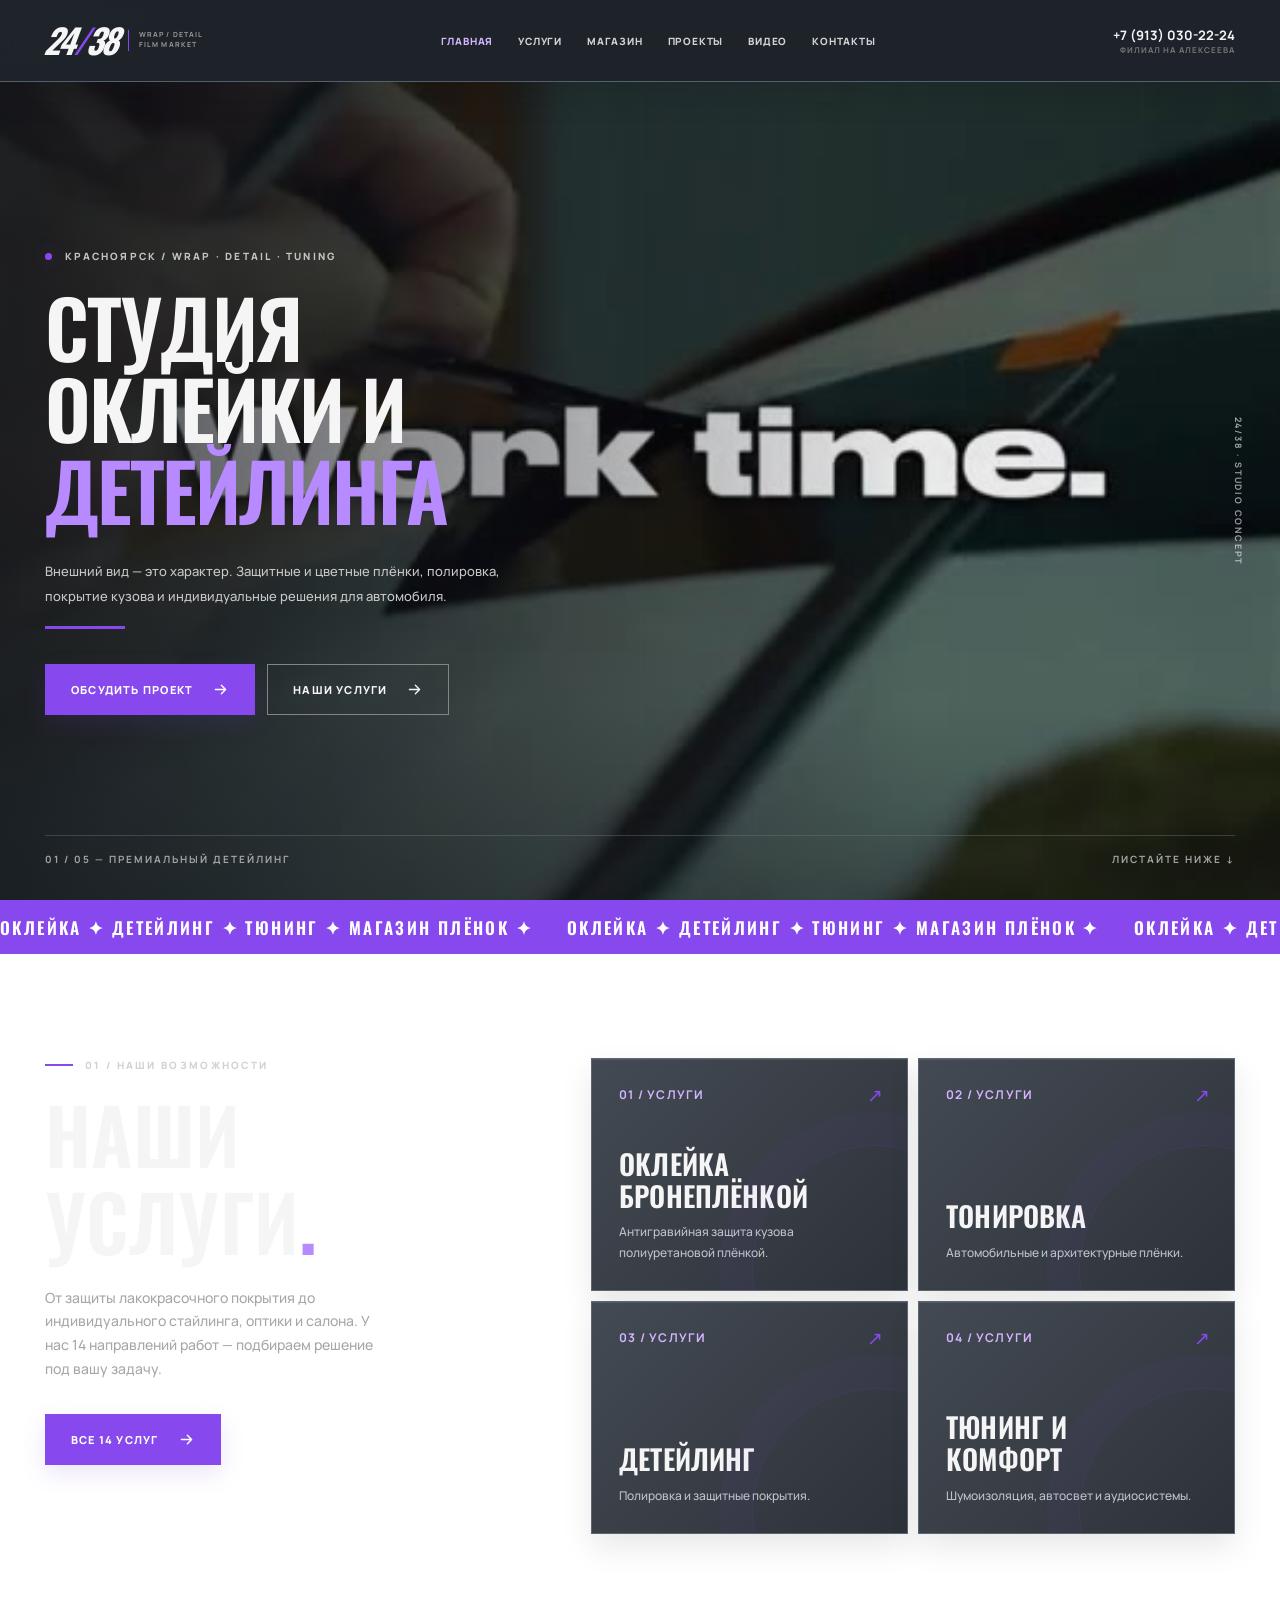
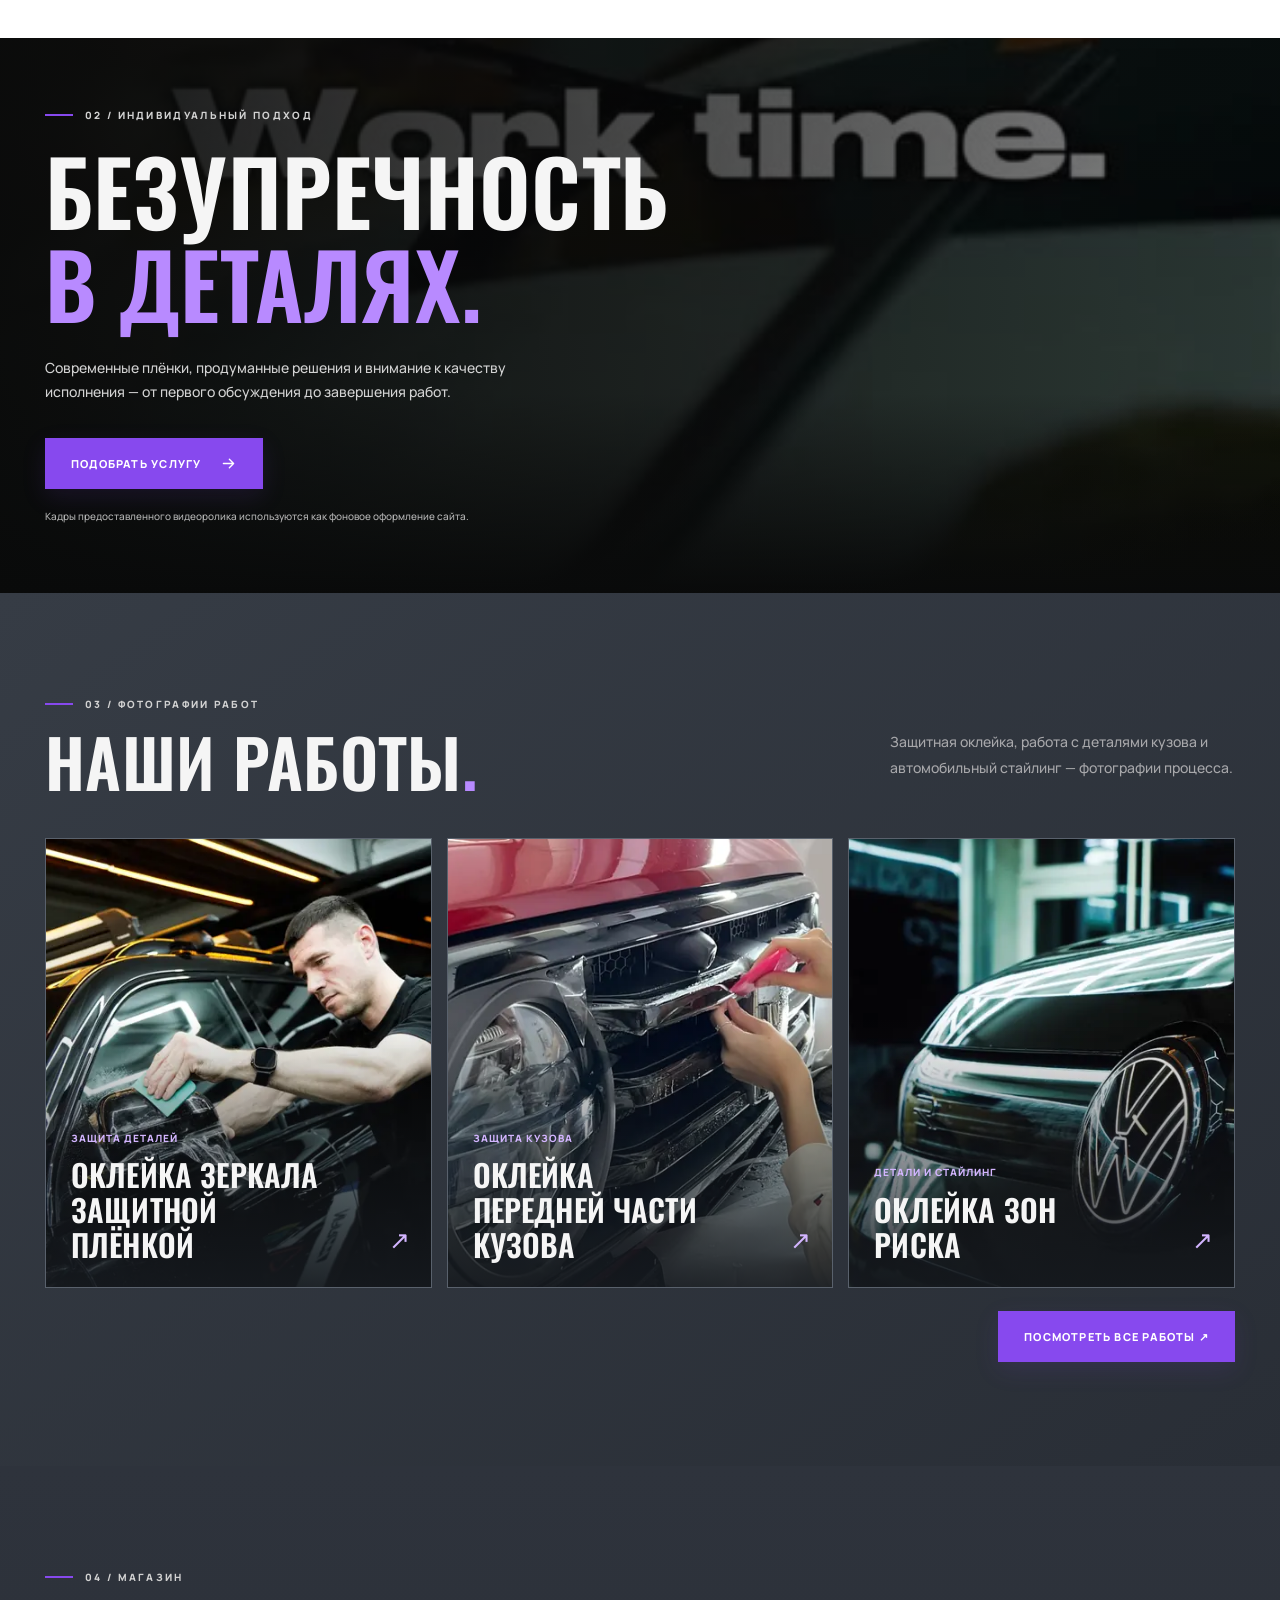
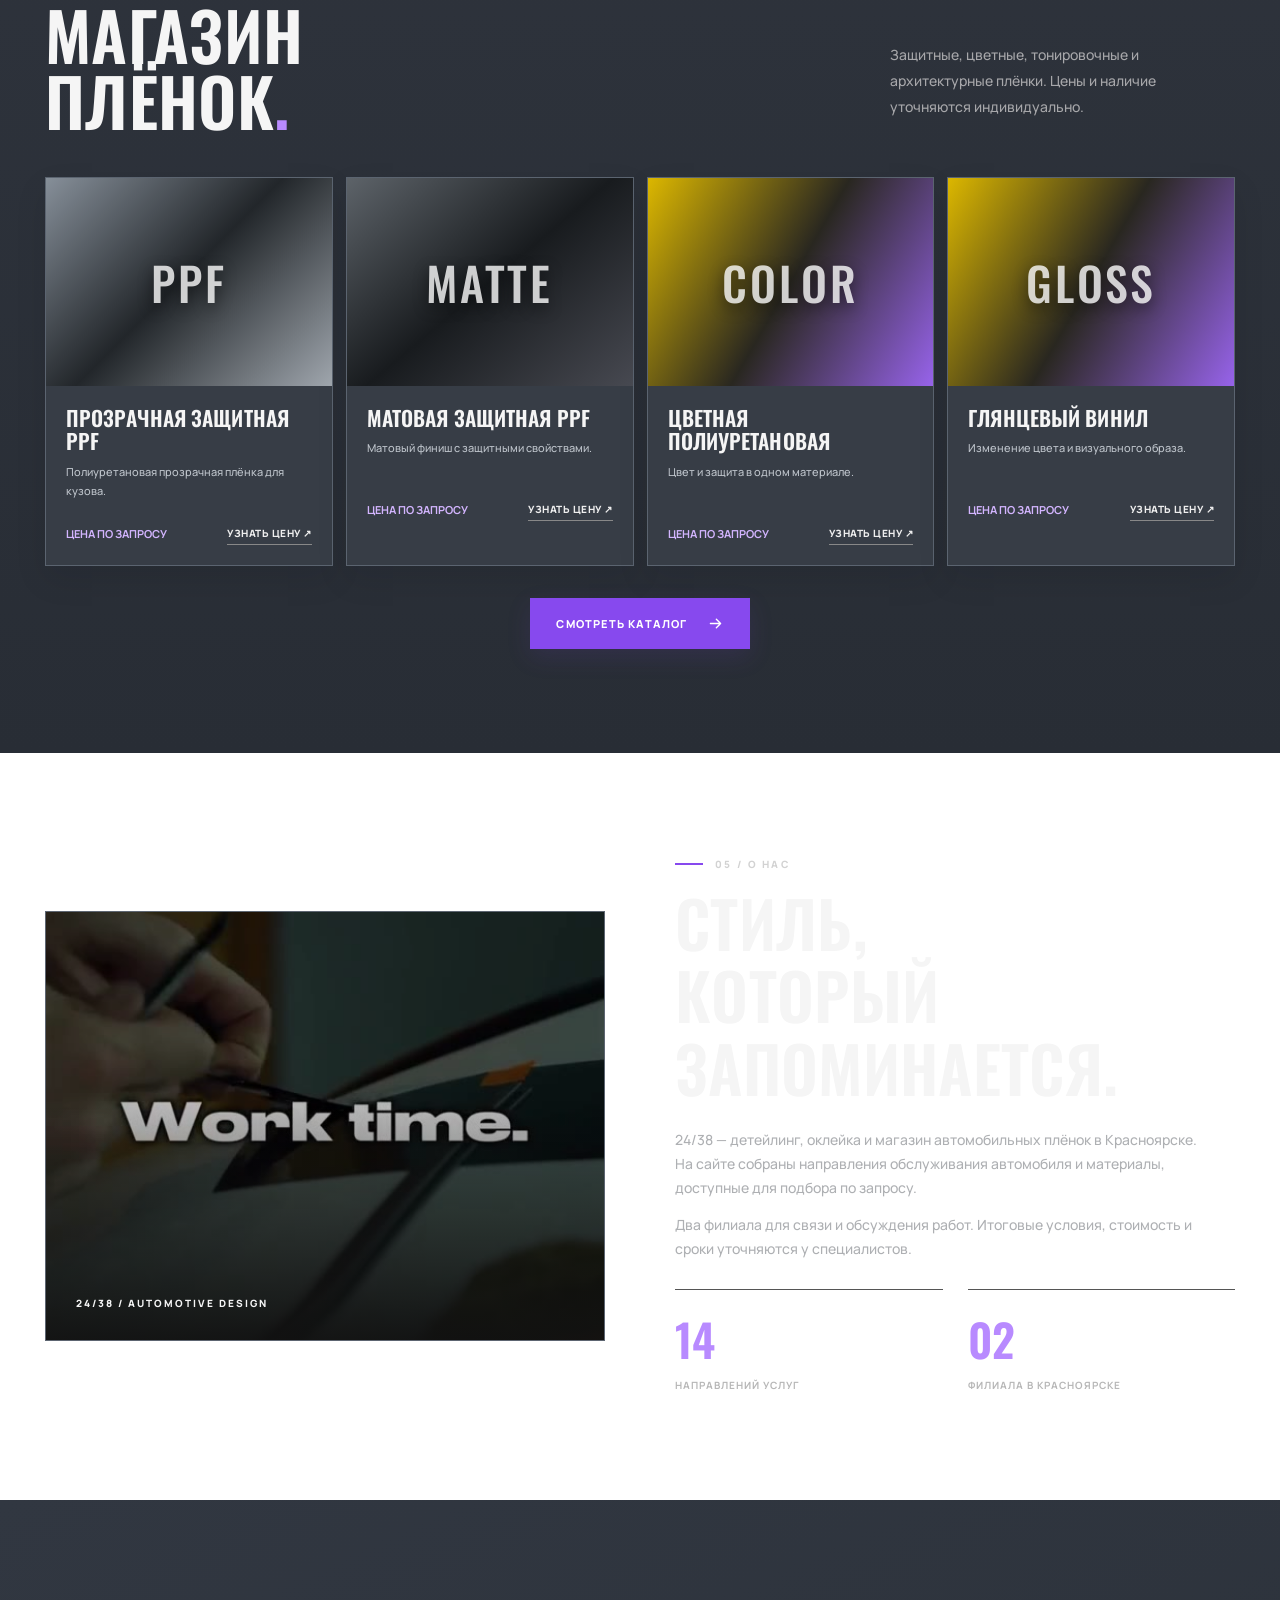
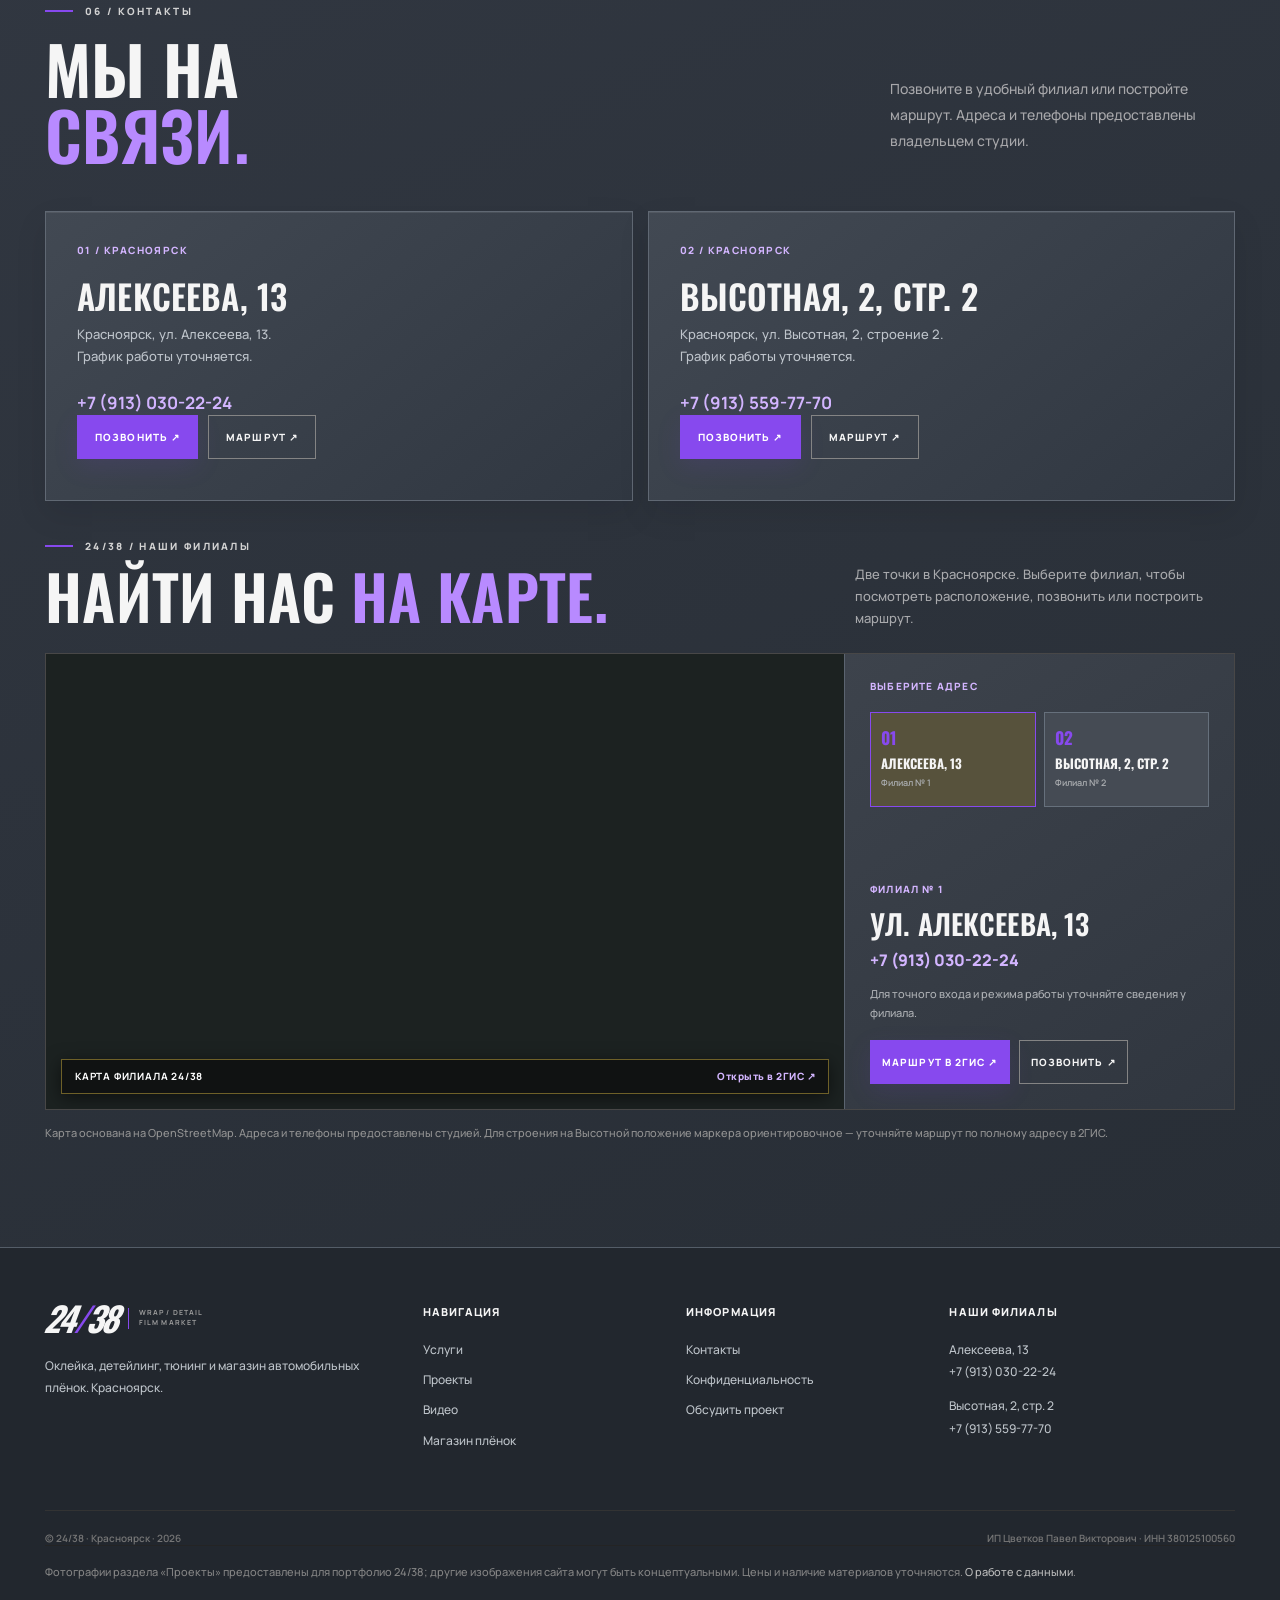
<file: index.html>
<!doctype html><html lang="ru"><head><meta charset="UTF-8"><meta name="viewport" content="width=device-width, initial-scale=1, viewport-fit=cover"><meta name="theme-color" content="#252a32"><meta name="robots" content="noindex,nofollow"><meta name="description" content="24/38 — студия оклейки и детейлинга, Красноярск. Защитные плёнки, тонировка, полировка, магазин плёнок и два филиала."><title>Студия оклейки и детейлинга | 24/38 · Красноярск</title><link rel="icon" href="assets/favicon.svg" type="image/svg+xml"><link rel="stylesheet" href="assets/site.css?v=violet6"><link rel="preload" as="image" href="assets/studio-worktime-poster.jpg"></head><body><header class="header"><div class="wrap header-inner"><a class="logo" href="index.html" aria-label="24/38 — главная"><span class="logo-mark">24<b>/</b>38</span><span class="logo-label">WRAP / DETAIL<br>FILM MARKET</span></a><nav class="nav" id="primary-nav" aria-label="Навигация сайта"><a href="index.html" class="active">Главная</a><a href="services.html" class="">Услуги</a><a href="shop.html" class="">Магазин</a><a href="projects.html" class="">Проекты</a><a href="video.html" class="">Видео</a><a href="contacts.html" class="">Контакты</a></nav><div class="head-contact"><a class="head-number" href="tel:+79130302224">+7 (913) 030-22-24<small>Филиал на Алексеева</small></a><button class="menu-toggle" type="button" aria-label="Открыть меню" aria-controls="primary-nav" aria-expanded="false"><svg viewBox="0 0 24 24" fill="none" stroke="currentColor" stroke-width="1.7" stroke-linecap="round"><path d="M3 6h18M3 12h18M3 18h18"/></svg></button></div></div></header><main><section class="hero" id="top"><div class="hero-photo hero-video-layer" aria-hidden="true"><video id="hero-background-video" class="hero-video" autoplay muted loop playsinline webkit-playsinline preload="metadata" poster="assets/studio-worktime-poster.jpg" width="720" height="1280"><source src="assets/studio-worktime.mp4?v=ios5" type="video/mp4"></video></div><div class="hero-rails" aria-hidden="true"></div><div class="wrap hero-inner"><div class="hero-copy"><div class="hero-hint"><i></i> КРАСНОЯРСК / WRAP · DETAIL · TUNING</div><h1>СТУДИЯ<br>ОКЛЕЙКИ И<br><strong>ДЕТЕЙЛИНГА</strong></h1><p>Внешний вид — это характер. Защитные и цветные плёнки, полировка, покрытие кузова и индивидуальные решения для автомобиля.</p><div class="hero-line"></div><div class="hero-buttons"><a class="btn btn-primary" href="#contact" data-contact="Оклейка и детейлинг">ОБСУДИТЬ ПРОЕКТ <svg viewBox="0 0 20 20" fill="none" stroke="currentColor" stroke-width="1.6" stroke-linecap="round" stroke-linejoin="round"><path d="M4 10h12m-5-5 5 5-5 5"/></svg></a><a class="btn btn-outline" href="services.html">НАШИ УСЛУГИ <svg viewBox="0 0 20 20" fill="none" stroke="currentColor" stroke-width="1.6" stroke-linecap="round" stroke-linejoin="round"><path d="M4 10h12m-5-5 5 5-5 5"/></svg></a></div></div><div class="hero-model">24/38 · STUDIO CONCEPT</div><div class="hero-counter"><span>01 / 05 — ПРЕМИАЛЬНЫЙ ДЕТЕЙЛИНГ</span><a href="#services">ЛИСТАЙТЕ НИЖЕ ↓</a></div></div></section><div class="ribbon" aria-hidden="true"><div class="ribbon-track"><span>ОКЛЕЙКА <b>✦</b> ДЕТЕЙЛИНГ <b>✦</b> ТЮНИНГ <b>✦</b> МАГАЗИН ПЛЁНОК <b>✦</b></span><span>ОКЛЕЙКА <b>✦</b> ДЕТЕЙЛИНГ <b>✦</b> ТЮНИНГ <b>✦</b> МАГАЗИН ПЛЁНОК <b>✦</b></span><span>ОКЛЕЙКА <b>✦</b> ДЕТЕЙЛИНГ <b>✦</b> ТЮНИНГ <b>✦</b> МАГАЗИН ПЛЁНОК <b>✦</b></span><span>ОКЛЕЙКА <b>✦</b> ДЕТЕЙЛИНГ <b>✦</b> ТЮНИНГ <b>✦</b> МАГАЗИН ПЛЁНОК <b>✦</b></span></div></div><section class="section" id="services"><div class="wrap services-intro"><div class="services-lead"><div class="eyebrow">01 / НАШИ ВОЗМОЖНОСТИ</div><h2>НАШИ<br>УСЛУГИ<span class="accent">.</span></h2><p>От защиты лакокрасочного покрытия до индивидуального стайлинга, оптики и салона. У нас 14 направлений работ — подбираем решение под вашу задачу.</p><a class="btn btn-primary" href="services.html">ВСЕ 14 УСЛУГ<svg viewBox="0 0 20 20" fill="none" stroke="currentColor" stroke-width="1.6" stroke-linecap="round" stroke-linejoin="round"><path d="M4 10h12m-5-5 5 5-5 5"/></svg></a></div><div class="service-tiles"><a class="tile" href="services.html#bron-wrap"><span class="tile-no">01 / УСЛУГИ</span><span class="tile-arrow">↗</span><div><h3>ОКЛЕЙКА БРОНЕПЛЁНКОЙ</h3><p>Антигравийная защита кузова полиуретановой плёнкой.</p></div></a><a class="tile" href="services.html"><span class="tile-no">02 / УСЛУГИ</span><span class="tile-arrow">↗</span><div><h3>ТОНИРОВКА</h3><p>Автомобильные и архитектурные плёнки.</p></div></a><a class="tile" href="services.html"><span class="tile-no">03 / УСЛУГИ</span><span class="tile-arrow">↗</span><div><h3>ДЕТЕЙЛИНГ</h3><p>Полировка и защитные покрытия.</p></div></a><a class="tile" href="services.html"><span class="tile-no">04 / УСЛУГИ</span><span class="tile-arrow">↗</span><div><h3>ТЮНИНГ И КОМФОРТ</h3><p>Шумоизоляция, автосвет и аудиосистемы.</p></div></a></div></div></section><section class="wide-panel"><img src="assets/studio-worktime-poster.jpg" width="720" height="1280" loading="lazy" alt="Кадр из ролика о детейлинге автомобиля"><div class="wrap"><div class="eyebrow">02 / ИНДИВИДУАЛЬНЫЙ ПОДХОД</div><h2>БЕЗУПРЕЧНОСТЬ<br><em>В ДЕТАЛЯХ.</em></h2><p>Современные плёнки, продуманные решения и внимание к качеству исполнения — от первого обсуждения до завершения работ.</p><a class="btn btn-primary" href="services.html">ПОДОБРАТЬ УСЛУГУ<svg viewBox="0 0 20 20" fill="none" stroke="currentColor" stroke-width="1.6" stroke-linecap="round" stroke-linejoin="round"><path d="M4 10h12m-5-5 5 5-5 5"/></svg></a><span class="concept-note">Кадры предоставленного видеоролика используются как фоновое оформление сайта.</span></div></section><section class="section works-home" id="real-works"><div class="wrap"><div class="section-heading"><div><div class="eyebrow">03 / ФОТОГРАФИИ РАБОТ</div><h2>НАШИ РАБОТЫ<span class="accent">.</span></h2></div><p>Защитная оклейка, работа с деталями кузова и автомобильный стайлинг — фотографии процесса.</p></div><div class="works-home-grid"><a class="works-home-card" href="projects.html#work-7"><img src="assets/works/mirror-ppf-work.webp" srcset="assets/works/mirror-ppf-work-sm.webp 430w, assets/works/mirror-ppf-work.webp 905w" sizes="(max-width: 620px) calc(100vw - 34px), (max-width: 900px) 47vw, 33vw" width="900" height="1600" loading="lazy" decoding="async" alt="Оклейка зеркала защитной плёнкой"><div class="works-home-card-body"><span>Защита деталей</span><h3>Оклейка зеркала защитной плёнкой</h3><span class="works-home-arrow" aria-hidden="true">↗</span></div></a><a class="works-home-card" href="projects.html#work-9"><img src="assets/works/front-grille-film.webp" srcset="assets/works/front-grille-film-sm.webp 427w, assets/works/front-grille-film.webp 900w" sizes="(max-width: 620px) calc(100vw - 34px), (max-width: 900px) 47vw, 33vw" width="900" height="1600" loading="lazy" decoding="async" alt="Оклейка передней части кузова"><div class="works-home-card-body"><span>Защита кузова</span><h3>Оклейка передней части кузова</h3><span class="works-home-arrow" aria-hidden="true">↗</span></div></a><a class="works-home-card" href="projects.html#work-3"><img src="assets/works/vw-white-emblem.webp" srcset="assets/works/vw-white-emblem-sm.webp 427w, assets/works/vw-white-emblem.webp 720w" sizes="(max-width: 620px) calc(100vw - 34px), (max-width: 900px) 47vw, 33vw" width="900" height="1600" loading="lazy" decoding="async" alt="Оклейка зон риска"><div class="works-home-card-body"><span>Детали и стайлинг</span><h3>Оклейка зон риска</h3><span class="works-home-arrow" aria-hidden="true">↗</span></div></a></div><div class="works-home-footer"><a class="btn btn-primary" href="projects.html">ПОСМОТРЕТЬ ВСЕ РАБОТЫ ↗</a></div></div></section><section class="section shop-preview"><div class="wrap"><div class="section-heading"><div><div class="eyebrow">04 / МАГАЗИН</div><h2>МАГАЗИН<br>ПЛЁНОК<span class="accent">.</span></h2></div><p>Защитные, цветные, тонировочные и архитектурные плёнки. Цены и наличие уточняются индивидуально.</p></div><div class="film-grid"><article class="film" data-category="Защита" data-search="прозрачная защитная ppf полиуретановая прозрачная плёнка для кузова."><div class="film-art type-ppf"><span>PPF</span></div><div class="film-content"><h3>Прозрачная защитная PPF</h3><p>Полиуретановая прозрачная плёнка для кузова.</p><div class="film-bottom"><strong>ЦЕНА ПО ЗАПРОСУ</strong><button type="button" data-contact="Прозрачная защитная PPF">УЗНАТЬ ЦЕНУ ↗</button></div></div></article><article class="film" data-category="Защита" data-search="матовая защитная ppf матовый финиш с защитными свойствами."><div class="film-art type-matte"><span>MATTE</span></div><div class="film-content"><h3>Матовая защитная PPF</h3><p>Матовый финиш с защитными свойствами.</p><div class="film-bottom"><strong>ЦЕНА ПО ЗАПРОСУ</strong><button type="button" data-contact="Матовая защитная PPF">УЗНАТЬ ЦЕНУ ↗</button></div></div></article><article class="film" data-category="Стайлинг" data-search="цветная полиуретановая цвет и защита в одном материале."><div class="film-art type-vinyl"><span>COLOR</span></div><div class="film-content"><h3>Цветная полиуретановая</h3><p>Цвет и защита в одном материале.</p><div class="film-bottom"><strong>ЦЕНА ПО ЗАПРОСУ</strong><button type="button" data-contact="Цветная полиуретановая">УЗНАТЬ ЦЕНУ ↗</button></div></div></article><article class="film" data-category="Стайлинг" data-search="глянцевый винил изменение цвета и визуального образа."><div class="film-art type-vinyl"><span>GLOSS</span></div><div class="film-content"><h3>Глянцевый винил</h3><p>Изменение цвета и визуального образа.</p><div class="film-bottom"><strong>ЦЕНА ПО ЗАПРОСУ</strong><button type="button" data-contact="Глянцевый винил">УЗНАТЬ ЦЕНУ ↗</button></div></div></article></div><div style="text-align:center;margin-top:32px"><a class="btn btn-primary" href="shop.html">СМОТРЕТЬ КАТАЛОГ<svg viewBox="0 0 20 20" fill="none" stroke="currentColor" stroke-width="1.6" stroke-linecap="round" stroke-linejoin="round"><path d="M4 10h12m-5-5 5 5-5 5"/></svg></a></div></div></section><section class="section"><div class="wrap about-split"><div class="about-visual"><img src="assets/studio-worktime-poster.jpg" alt="Работа в детейлинг-студии: кадр из видео" loading="lazy"><small>24/38 / AUTOMOTIVE DESIGN</small></div><div class="about-copy"><div class="eyebrow">05 / О НАС</div><h2>СТИЛЬ,<br>КОТОРЫЙ<br>ЗАПОМИНАЕТСЯ.</h2><p>24/38 — детейлинг, оклейка и магазин автомобильных плёнок в Красноярске. На сайте собраны направления обслуживания автомобиля и материалы, доступные для подбора по запросу.</p><p>Два филиала для связи и обсуждения работ. Итоговые условия, стоимость и сроки уточняются у специалистов.</p><div class="numbers"><div><b>14</b><small>Направлений услуг</small></div><div><b>02</b><small>Филиала в Красноярске</small></div></div></div></div></section><section class="section contacts-area" id="contact"><div class="wrap"><div class="section-heading"><div><div class="eyebrow">06 / КОНТАКТЫ</div><h2>МЫ НА<br><span class="accent">СВЯЗИ.</span></h2></div><p>Позвоните в удобный филиал или постройте маршрут. Адреса и телефоны предоставлены владельцем студии.</p></div><div class="branch-grid" id="branches"><article class="branch"><div class="branch-no">01 / КРАСНОЯРСК</div><h3>АЛЕКСЕЕВА, 13</h3><p>Красноярск, ул. Алексеева, 13.<br>График работы уточняется.</p><a class="phone" href="tel:+79130302224">+7 (913) 030-22-24</a><div class="branch-actions"><a class="btn btn-primary" href="tel:+79130302224">ПОЗВОНИТЬ ↗</a><a class="btn btn-outline" href="https://2gis.ru/krasnoyarsk/search/Алексеева%2013" target="_blank" rel="noopener noreferrer">МАРШРУТ ↗</a></div></article><article class="branch"><div class="branch-no">02 / КРАСНОЯРСК</div><h3>ВЫСОТНАЯ, 2, СТР. 2</h3><p>Красноярск, ул. Высотная, 2, строение 2.<br>График работы уточняется.</p><a class="phone" href="tel:+79135597770">+7 (913) 559-77-70</a><div class="branch-actions"><a class="btn btn-primary" href="tel:+79135597770">ПОЗВОНИТЬ ↗</a><a class="btn btn-outline" href="https://2gis.ru/krasnoyarsk/search/Высотная%202%20строение%202" target="_blank" rel="noopener noreferrer">МАРШРУТ ↗</a></div></article></div><section class="map-showcase" aria-labelledby="branch-map-heading">
  <div class="map-intro">
    <div><div class="eyebrow">24/38 / НАШИ ФИЛИАЛЫ</div><h2 id="branch-map-heading">НАЙТИ НАС <span class="accent">НА КАРТЕ.</span></h2></div>
    <p>Две точки в Красноярске. Выберите филиал, чтобы посмотреть расположение, позвонить или построить маршрут.</p>
  </div>
  <div class="branch-map-widget" data-branch-map>
    <div class="branch-map-surface" data-map-canvas role="region" aria-label="Карта выбранного филиала 24/38"><iframe class="branch-map-frame" data-map-frame title="Карта: филиал № 1, Алексеева, 13, Красноярск" src="https://www.openstreetmap.org/export/embed.html?bbox=92.908%2C56.044%2C92.938%2C56.061&layer=mapnik&marker=56.052572%2C92.922937" loading="lazy" referrerpolicy="strict-origin-when-cross-origin"></iframe><div class="map-help"><span>КАРТА ФИЛИАЛА 24/38</span><a href="https://2gis.ru/krasnoyarsk/search/%D0%90%D0%BB%D0%B5%D0%BA%D1%81%D0%B5%D0%B5%D0%B2%D0%B0%2013" data-map-external target="_blank" rel="noopener noreferrer">Открыть в 2ГИС ↗</a></div></div>
    <div class="branch-map-sidebar">
      <div class="map-sidebar-eyebrow">ВЫБЕРИТЕ АДРЕС</div>
      <div class="map-branch-tabs" role="group" aria-label="Филиал на карте">
        <button type="button" data-map-location="0" class="map-branch-tab active" aria-pressed="true"><span>01</span><strong>АЛЕКСЕЕВА, 13</strong><small>Филиал № 1</small></button>
        <button type="button" data-map-location="1" class="map-branch-tab" aria-pressed="false"><span>02</span><strong>ВЫСОТНАЯ, 2, СТР. 2</strong><small>Филиал № 2</small></button>
      </div>
      <div class="map-selected">
        <div class="map-selected-label" data-map-label>ФИЛИАЛ № 1</div>
        <h3 data-map-address>УЛ. АЛЕКСЕЕВА, 13</h3>
        <a class="map-phone" data-map-phone href="tel:+79130302224">+7 (913) 030-22-24</a>
        <p data-map-accuracy>Для точного входа и режима работы уточняйте сведения у филиала.</p>
        <div class="map-action-row">
          <a class="btn btn-primary" data-map-directions href="https://2gis.ru/krasnoyarsk/search/%D0%90%D0%BB%D0%B5%D0%BA%D1%81%D0%B5%D0%B5%D0%B2%D0%B0%2013" target="_blank" rel="noopener noreferrer">МАРШРУТ В 2ГИС ↗</a>
          <a class="btn btn-outline" data-map-call href="tel:+79130302224">ПОЗВОНИТЬ ↗</a>
        </div>
      </div>
    </div>
  </div>
  <p class="map-caption">Карта основана на OpenStreetMap. Адреса и телефоны предоставлены студией. Для строения на Высотной положение маркера ориентировочное — уточняйте маршрут по полному адресу в 2ГИС.</p>
</section></div></section></main><footer class="footer"><div class="wrap"><div class="footer-grid"><div class="footer-col"><a class="logo" href="index.html" aria-label="24/38 — главная"><span class="logo-mark">24<b>/</b>38</span><span class="logo-label">WRAP / DETAIL<br>FILM MARKET</span></a><p>Оклейка, детейлинг, тюнинг и магазин автомобильных плёнок. Красноярск.</p></div><div class="footer-col"><h4>НАВИГАЦИЯ</h4><a href="services.html">Услуги</a><a href="projects.html">Проекты</a><a href="video.html">Видео</a><a href="shop.html">Магазин плёнок</a></div><div class="footer-col"><h4>ИНФОРМАЦИЯ</h4><a href="contacts.html">Контакты</a><a href="privacy.html">Конфиденциальность</a><a href="#" data-contact="Консультация">Обсудить проект</a></div><div class="footer-col"><h4>НАШИ ФИЛИАЛЫ</h4><p>Алексеева, 13<br><a href="tel:+79130302224">+7 (913) 030-22-24</a></p><p>Высотная, 2, стр. 2<br><a href="tel:+79135597770">+7 (913) 559-77-70</a></p></div></div><div class="footer-bottom"><span>© 24/38 · Красноярск · 2026</span><span>ИП Цветков Павел Викторович · ИНН 380125100560</span></div><div class="disclaimer">Фотографии раздела «Проекты» предоставлены для портфолио 24/38; другие изображения сайта могут быть концептуальными. Цены и наличие материалов уточняются. <a href="privacy.html">О работе с данными</a>.</div></div></footer><div class="modal-backdrop" id="contact-modal"><div class="modal" role="dialog" aria-modal="true" aria-labelledby="modal-title"><button class="modal-close" type="button" data-close aria-label="Закрыть">×</button><div class="eyebrow">24/38 / СВЯЗЬ</div><h2 id="modal-title">ОБСУДИМ ПРОЕКТ</h2><p>Выберите филиал для звонка. Для удобства можно подготовить и скопировать текст обращения — заявка не отправляется автоматически.</p><div class="contact-number-grid"><a href="tel:+79130302224"><small>Алексеева, 13</small><strong>+7 (913) 030-22-24 ↗</strong></a><a href="tel:+79135597770"><small>Высотная, 2, стр. 2</small><strong>+7 (913) 559-77-70 ↗</strong></a></div><label>Что вас интересует<textarea id="contact-text" placeholder="Модель автомобиля, вид работы, пожелания"></textarea></label><div class="modal-actions"><button class="btn btn-primary" id="copy-request" type="button">СКОПИРОВАТЬ ОБРАЩЕНИЕ</button><button class="btn btn-outline" data-close type="button">ЗАКРЫТЬ</button></div><div class="copy-result" role="status" id="copy-result"></div></div></div><a class="mobile-call" href="contacts.html#branches">ВЫБРАТЬ ФИЛИАЛ И ПОЗВОНИТЬ <span>↗</span></a><script src="assets/site.js?v=clean1" defer></script><script src="assets/hero-video.js?v=video4" defer></script><script src="assets/map.js?v=3" defer></script></body></html>
</file>
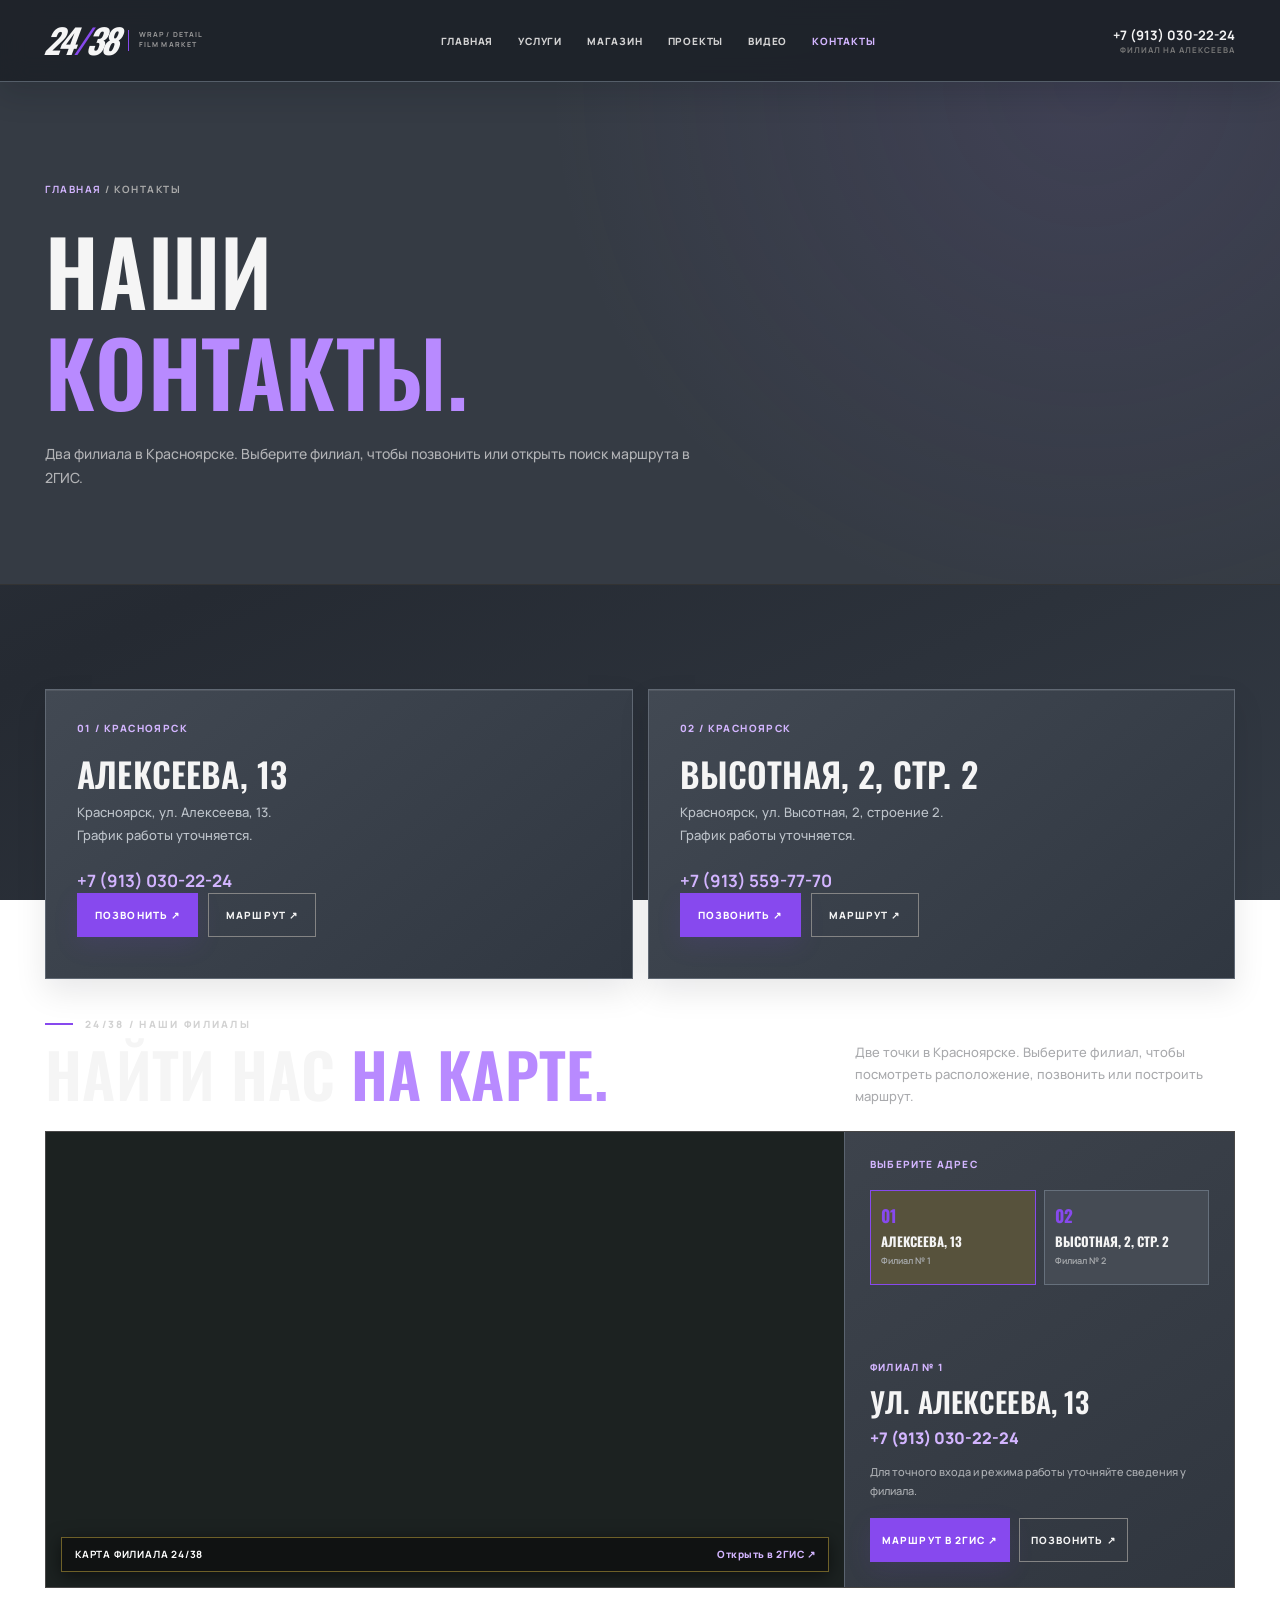
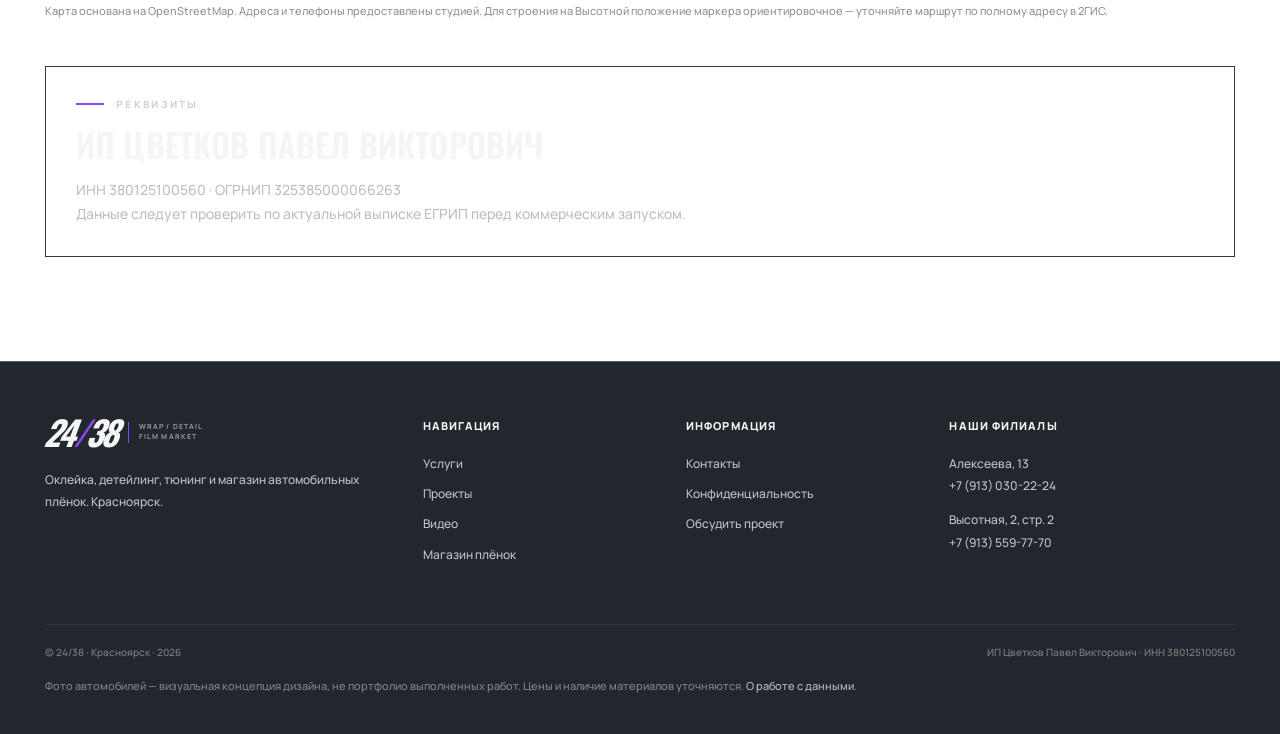
<file: contacts.html>
<!doctype html><html lang="ru"><head><meta charset="UTF-8"><meta name="viewport" content="width=device-width, initial-scale=1, viewport-fit=cover"><meta name="theme-color" content="#252a32"><meta name="robots" content="noindex,nofollow"><meta name="description" content="24/38 — детейлинг, оклейка автомобилей и магазин автоплёнок в Красноярске."><title>Контакты | 24/38 · Красноярск</title><link rel="icon" href="assets/favicon.svg" type="image/svg+xml"><link rel="stylesheet" href="assets/site.css?v=violet6"></head><body><header class="header"><div class="wrap header-inner"><a class="logo" href="index.html" aria-label="24/38 — главная"><span class="logo-mark">24<b>/</b>38</span><span class="logo-label">WRAP / DETAIL<br>FILM MARKET</span></a><nav class="nav" id="primary-nav" aria-label="Навигация сайта"><a href="index.html" class="">Главная</a><a href="services.html" class="">Услуги</a><a href="shop.html" class="">Магазин</a><a href="projects.html" class="">Проекты</a><a href="video.html" class="">Видео</a><a href="contacts.html" class="active">Контакты</a></nav><div class="head-contact"><a class="head-number" href="tel:+79130302224">+7 (913) 030-22-24<small>Филиал на Алексеева</small></a><button class="menu-toggle" type="button" aria-label="Открыть меню" aria-controls="primary-nav" aria-expanded="false"><svg viewBox="0 0 24 24" fill="none" stroke="currentColor" stroke-width="1.7" stroke-linecap="round"><path d="M3 6h18M3 12h18M3 18h18"/></svg></button></div></div></header><main><section class="page-head"><div class="wrap"><div class="crumbs"><a href="index.html">ГЛАВНАЯ</a> / Контакты</div><h1>НАШИ<br><em>КОНТАКТЫ.</em></h1><p>Два филиала в Красноярске. Выберите филиал, чтобы позвонить или открыть поиск маршрута в 2ГИС.</p></div></section><section class="section"><div class="wrap"><div class="branch-grid" id="branches"><article class="branch"><div class="branch-no">01 / КРАСНОЯРСК</div><h3>АЛЕКСЕЕВА, 13</h3><p>Красноярск, ул. Алексеева, 13.<br>График работы уточняется.</p><a class="phone" href="tel:+79130302224">+7 (913) 030-22-24</a><div class="branch-actions"><a class="btn btn-primary" href="tel:+79130302224">ПОЗВОНИТЬ ↗</a><a class="btn btn-outline" href="https://2gis.ru/krasnoyarsk/search/Алексеева%2013" target="_blank" rel="noopener noreferrer">МАРШРУТ ↗</a></div></article><article class="branch"><div class="branch-no">02 / КРАСНОЯРСК</div><h3>ВЫСОТНАЯ, 2, СТР. 2</h3><p>Красноярск, ул. Высотная, 2, строение 2.<br>График работы уточняется.</p><a class="phone" href="tel:+79135597770">+7 (913) 559-77-70</a><div class="branch-actions"><a class="btn btn-primary" href="tel:+79135597770">ПОЗВОНИТЬ ↗</a><a class="btn btn-outline" href="https://2gis.ru/krasnoyarsk/search/Высотная%202%20строение%202" target="_blank" rel="noopener noreferrer">МАРШРУТ ↗</a></div></article></div><section class="map-showcase" aria-labelledby="branch-map-heading">
  <div class="map-intro">
    <div><div class="eyebrow">24/38 / НАШИ ФИЛИАЛЫ</div><h2 id="branch-map-heading">НАЙТИ НАС <span class="accent">НА КАРТЕ.</span></h2></div>
    <p>Две точки в Красноярске. Выберите филиал, чтобы посмотреть расположение, позвонить или построить маршрут.</p>
  </div>
  <div class="branch-map-widget" data-branch-map>
    <div class="branch-map-surface" data-map-canvas role="region" aria-label="Карта выбранного филиала 24/38"><iframe class="branch-map-frame" data-map-frame title="Карта: филиал № 1, Алексеева, 13, Красноярск" src="https://www.openstreetmap.org/export/embed.html?bbox=92.908%2C56.044%2C92.938%2C56.061&layer=mapnik&marker=56.052572%2C92.922937" loading="lazy" referrerpolicy="strict-origin-when-cross-origin"></iframe><div class="map-help"><span>КАРТА ФИЛИАЛА 24/38</span><a href="https://2gis.ru/krasnoyarsk/search/%D0%90%D0%BB%D0%B5%D0%BA%D1%81%D0%B5%D0%B5%D0%B2%D0%B0%2013" data-map-external target="_blank" rel="noopener noreferrer">Открыть в 2ГИС ↗</a></div></div>
    <div class="branch-map-sidebar">
      <div class="map-sidebar-eyebrow">ВЫБЕРИТЕ АДРЕС</div>
      <div class="map-branch-tabs" role="group" aria-label="Филиал на карте">
        <button type="button" data-map-location="0" class="map-branch-tab active" aria-pressed="true"><span>01</span><strong>АЛЕКСЕЕВА, 13</strong><small>Филиал № 1</small></button>
        <button type="button" data-map-location="1" class="map-branch-tab" aria-pressed="false"><span>02</span><strong>ВЫСОТНАЯ, 2, СТР. 2</strong><small>Филиал № 2</small></button>
      </div>
      <div class="map-selected">
        <div class="map-selected-label" data-map-label>ФИЛИАЛ № 1</div>
        <h3 data-map-address>УЛ. АЛЕКСЕЕВА, 13</h3>
        <a class="map-phone" data-map-phone href="tel:+79130302224">+7 (913) 030-22-24</a>
        <p data-map-accuracy>Для точного входа и режима работы уточняйте сведения у филиала.</p>
        <div class="map-action-row">
          <a class="btn btn-primary" data-map-directions href="https://2gis.ru/krasnoyarsk/search/%D0%90%D0%BB%D0%B5%D0%BA%D1%81%D0%B5%D0%B5%D0%B2%D0%B0%2013" target="_blank" rel="noopener noreferrer">МАРШРУТ В 2ГИС ↗</a>
          <a class="btn btn-outline" data-map-call href="tel:+79130302224">ПОЗВОНИТЬ ↗</a>
        </div>
      </div>
    </div>
  </div>
  <p class="map-caption">Карта основана на OpenStreetMap. Адреса и телефоны предоставлены студией. Для строения на Высотной положение маркера ориентировочное — уточняйте маршрут по полному адресу в 2ГИС.</p>
</section><div style="margin-top:45px;padding:30px;border:1px solid #383838"><div class="eyebrow">РЕКВИЗИТЫ</div><h2 style="font-size:33px;margin:15px 0">ИП ЦВЕТКОВ ПАВЕЛ ВИКТОРОВИЧ</h2><p class="muted" style="margin:0">ИНН 380125100560 · ОГРНИП 325385000066263<br>Данные следует проверить по актуальной выписке ЕГРИП перед коммерческим запуском.</p></div></div></section></main><footer class="footer"><div class="wrap"><div class="footer-grid"><div class="footer-col"><a class="logo" href="index.html" aria-label="24/38 — главная"><span class="logo-mark">24<b>/</b>38</span><span class="logo-label">WRAP / DETAIL<br>FILM MARKET</span></a><p>Оклейка, детейлинг, тюнинг и магазин автомобильных плёнок. Красноярск.</p></div><div class="footer-col"><h4>НАВИГАЦИЯ</h4><a href="services.html">Услуги</a><a href="projects.html">Проекты</a><a href="video.html">Видео</a><a href="shop.html">Магазин плёнок</a></div><div class="footer-col"><h4>ИНФОРМАЦИЯ</h4><a href="contacts.html">Контакты</a><a href="privacy.html">Конфиденциальность</a><a href="#" data-contact="Консультация">Обсудить проект</a></div><div class="footer-col"><h4>НАШИ ФИЛИАЛЫ</h4><p>Алексеева, 13<br><a href="tel:+79130302224">+7 (913) 030-22-24</a></p><p>Высотная, 2, стр. 2<br><a href="tel:+79135597770">+7 (913) 559-77-70</a></p></div></div><div class="footer-bottom"><span>© 24/38 · Красноярск · 2026</span><span>ИП Цветков Павел Викторович · ИНН 380125100560</span></div><div class="disclaimer">Фото автомобилей — визуальная концепция дизайна, не портфолио выполненных работ. Цены и наличие материалов уточняются. <a href="privacy.html">О работе с данными</a>.</div></div></footer><div class="modal-backdrop" id="contact-modal"><div class="modal" role="dialog" aria-modal="true" aria-labelledby="modal-title"><button class="modal-close" type="button" data-close aria-label="Закрыть">×</button><div class="eyebrow">24/38 / СВЯЗЬ</div><h2 id="modal-title">ОБСУДИМ ПРОЕКТ</h2><p>Выберите филиал для звонка. Для удобства можно подготовить и скопировать текст обращения — заявка не отправляется автоматически.</p><div class="contact-number-grid"><a href="tel:+79130302224"><small>Алексеева, 13</small><strong>+7 (913) 030-22-24 ↗</strong></a><a href="tel:+79135597770"><small>Высотная, 2, стр. 2</small><strong>+7 (913) 559-77-70 ↗</strong></a></div><label>Что вас интересует<textarea id="contact-text" placeholder="Модель автомобиля, вид работы, пожелания"></textarea></label><div class="modal-actions"><button class="btn btn-primary" id="copy-request" type="button">СКОПИРОВАТЬ ОБРАЩЕНИЕ</button><button class="btn btn-outline" data-close type="button">ЗАКРЫТЬ</button></div><div class="copy-result" role="status" id="copy-result"></div></div></div><a class="mobile-call" href="contacts.html#branches">ВЫБРАТЬ ФИЛИАЛ И ПОЗВОНИТЬ <span>↗</span></a><script src="assets/site.js?v=clean1" defer></script><script src="assets/map.js?v=3" defer></script></body></html>
</file>
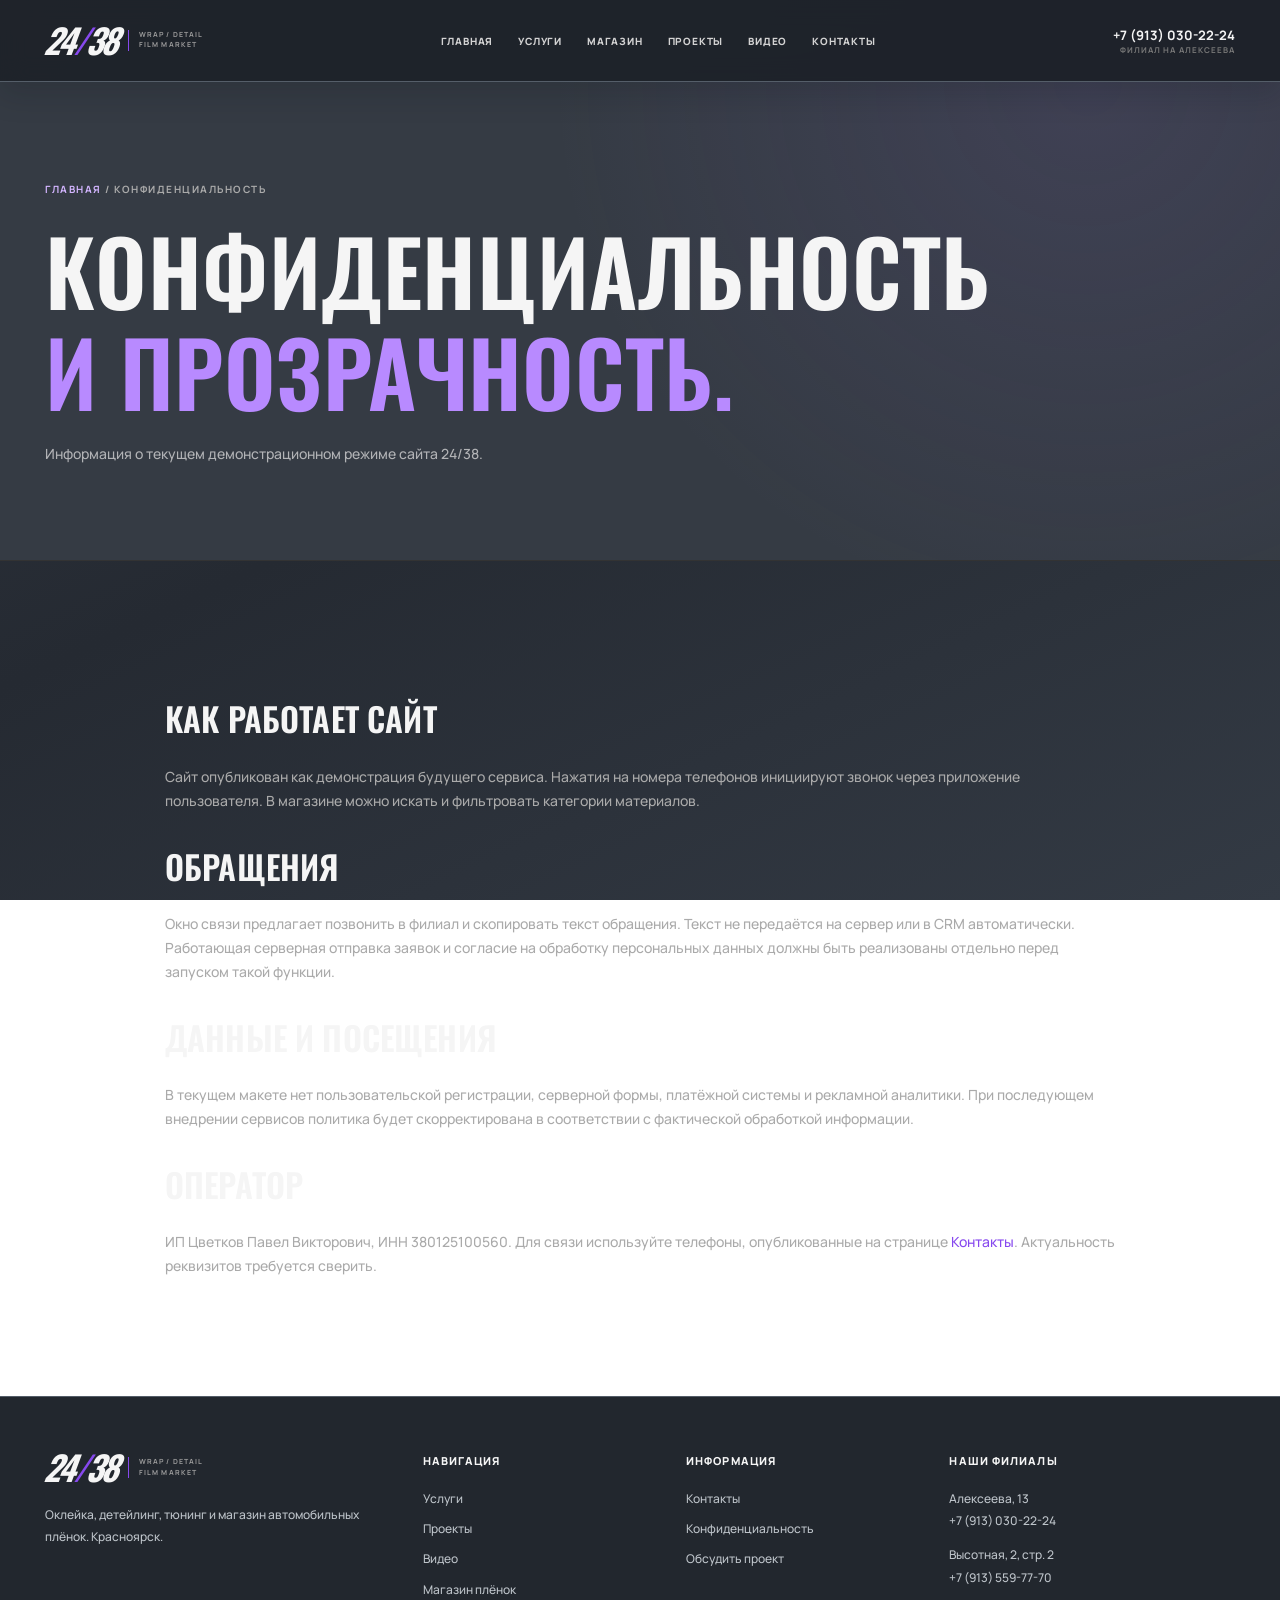
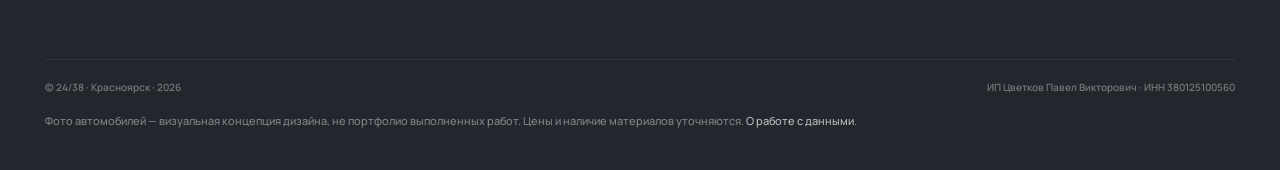
<file: privacy.html>
<!doctype html><html lang="ru"><head><meta charset="UTF-8"><meta name="viewport" content="width=device-width, initial-scale=1, viewport-fit=cover"><meta name="theme-color" content="#252a32"><meta name="robots" content="noindex,nofollow"><meta name="description" content="24/38 — детейлинг, оклейка автомобилей и магазин автоплёнок в Красноярске."><title>Конфиденциальность | 24/38 · Красноярск</title><link rel="icon" href="assets/favicon.svg" type="image/svg+xml"><link rel="stylesheet" href="assets/site.css?v=violet6"></head><body><header class="header"><div class="wrap header-inner"><a class="logo" href="index.html" aria-label="24/38 — главная"><span class="logo-mark">24<b>/</b>38</span><span class="logo-label">WRAP / DETAIL<br>FILM MARKET</span></a><nav class="nav" id="primary-nav" aria-label="Навигация сайта"><a href="index.html" class="">Главная</a><a href="services.html" class="">Услуги</a><a href="shop.html" class="">Магазин</a><a href="projects.html" class="">Проекты</a><a href="video.html" class="">Видео</a><a href="contacts.html" class="">Контакты</a></nav><div class="head-contact"><a class="head-number" href="tel:+79130302224">+7 (913) 030-22-24<small>Филиал на Алексеева</small></a><button class="menu-toggle" type="button" aria-label="Открыть меню" aria-controls="primary-nav" aria-expanded="false"><svg viewBox="0 0 24 24" fill="none" stroke="currentColor" stroke-width="1.7" stroke-linecap="round"><path d="M3 6h18M3 12h18M3 18h18"/></svg></button></div></div></header><main><section class="page-head"><div class="wrap"><div class="crumbs"><a href="index.html">ГЛАВНАЯ</a> / Конфиденциальность</div><h1>КОНФИДЕНЦИАЛЬНОСТЬ<br><em>И ПРОЗРАЧНОСТЬ.</em></h1><p>Информация о текущем демонстрационном режиме сайта 24/38.</p></div></section><section class="section"><div class="wrap legal"><h2>КАК РАБОТАЕТ САЙТ</h2><p>Сайт опубликован как демонстрация будущего сервиса. Нажатия на номера телефонов инициируют звонок через приложение пользователя. В магазине можно искать и фильтровать категории материалов.</p><h2>ОБРАЩЕНИЯ</h2><p>Окно связи предлагает позвонить в филиал и скопировать текст обращения. Текст не передаётся на сервер или в CRM автоматически. Работающая серверная отправка заявок и согласие на обработку персональных данных должны быть реализованы отдельно перед запуском такой функции.</p><h2>ДАННЫЕ И ПОСЕЩЕНИЯ</h2><p>В текущем макете нет пользовательской регистрации, серверной формы, платёжной системы и рекламной аналитики. При последующем внедрении сервисов политика будет скорректирована в соответствии с фактической обработкой информации.</p><h2>ОПЕРАТОР</h2><p>ИП Цветков Павел Викторович, ИНН 380125100560. Для связи используйте телефоны, опубликованные на странице <a href="contacts.html" style="color:#8749ee">Контакты</a>. Актуальность реквизитов требуется сверить.</p></div></section></main><footer class="footer"><div class="wrap"><div class="footer-grid"><div class="footer-col"><a class="logo" href="index.html" aria-label="24/38 — главная"><span class="logo-mark">24<b>/</b>38</span><span class="logo-label">WRAP / DETAIL<br>FILM MARKET</span></a><p>Оклейка, детейлинг, тюнинг и магазин автомобильных плёнок. Красноярск.</p></div><div class="footer-col"><h4>НАВИГАЦИЯ</h4><a href="services.html">Услуги</a><a href="projects.html">Проекты</a><a href="video.html">Видео</a><a href="shop.html">Магазин плёнок</a></div><div class="footer-col"><h4>ИНФОРМАЦИЯ</h4><a href="contacts.html">Контакты</a><a href="privacy.html">Конфиденциальность</a><a href="#" data-contact="Консультация">Обсудить проект</a></div><div class="footer-col"><h4>НАШИ ФИЛИАЛЫ</h4><p>Алексеева, 13<br><a href="tel:+79130302224">+7 (913) 030-22-24</a></p><p>Высотная, 2, стр. 2<br><a href="tel:+79135597770">+7 (913) 559-77-70</a></p></div></div><div class="footer-bottom"><span>© 24/38 · Красноярск · 2026</span><span>ИП Цветков Павел Викторович · ИНН 380125100560</span></div><div class="disclaimer">Фото автомобилей — визуальная концепция дизайна, не портфолио выполненных работ. Цены и наличие материалов уточняются. <a href="privacy.html">О работе с данными</a>.</div></div></footer><div class="modal-backdrop" id="contact-modal"><div class="modal" role="dialog" aria-modal="true" aria-labelledby="modal-title"><button class="modal-close" type="button" data-close aria-label="Закрыть">×</button><div class="eyebrow">24/38 / СВЯЗЬ</div><h2 id="modal-title">ОБСУДИМ ПРОЕКТ</h2><p>Выберите филиал для звонка. Для удобства можно подготовить и скопировать текст обращения — заявка не отправляется автоматически.</p><div class="contact-number-grid"><a href="tel:+79130302224"><small>Алексеева, 13</small><strong>+7 (913) 030-22-24 ↗</strong></a><a href="tel:+79135597770"><small>Высотная, 2, стр. 2</small><strong>+7 (913) 559-77-70 ↗</strong></a></div><label>Что вас интересует<textarea id="contact-text" placeholder="Модель автомобиля, вид работы, пожелания"></textarea></label><div class="modal-actions"><button class="btn btn-primary" id="copy-request" type="button">СКОПИРОВАТЬ ОБРАЩЕНИЕ</button><button class="btn btn-outline" data-close type="button">ЗАКРЫТЬ</button></div><div class="copy-result" role="status" id="copy-result"></div></div></div><a class="mobile-call" href="contacts.html#branches">ВЫБРАТЬ ФИЛИАЛ И ПОЗВОНИТЬ <span>↗</span></a><script src="assets/site.js?v=clean1" defer></script></body></html>
</file>
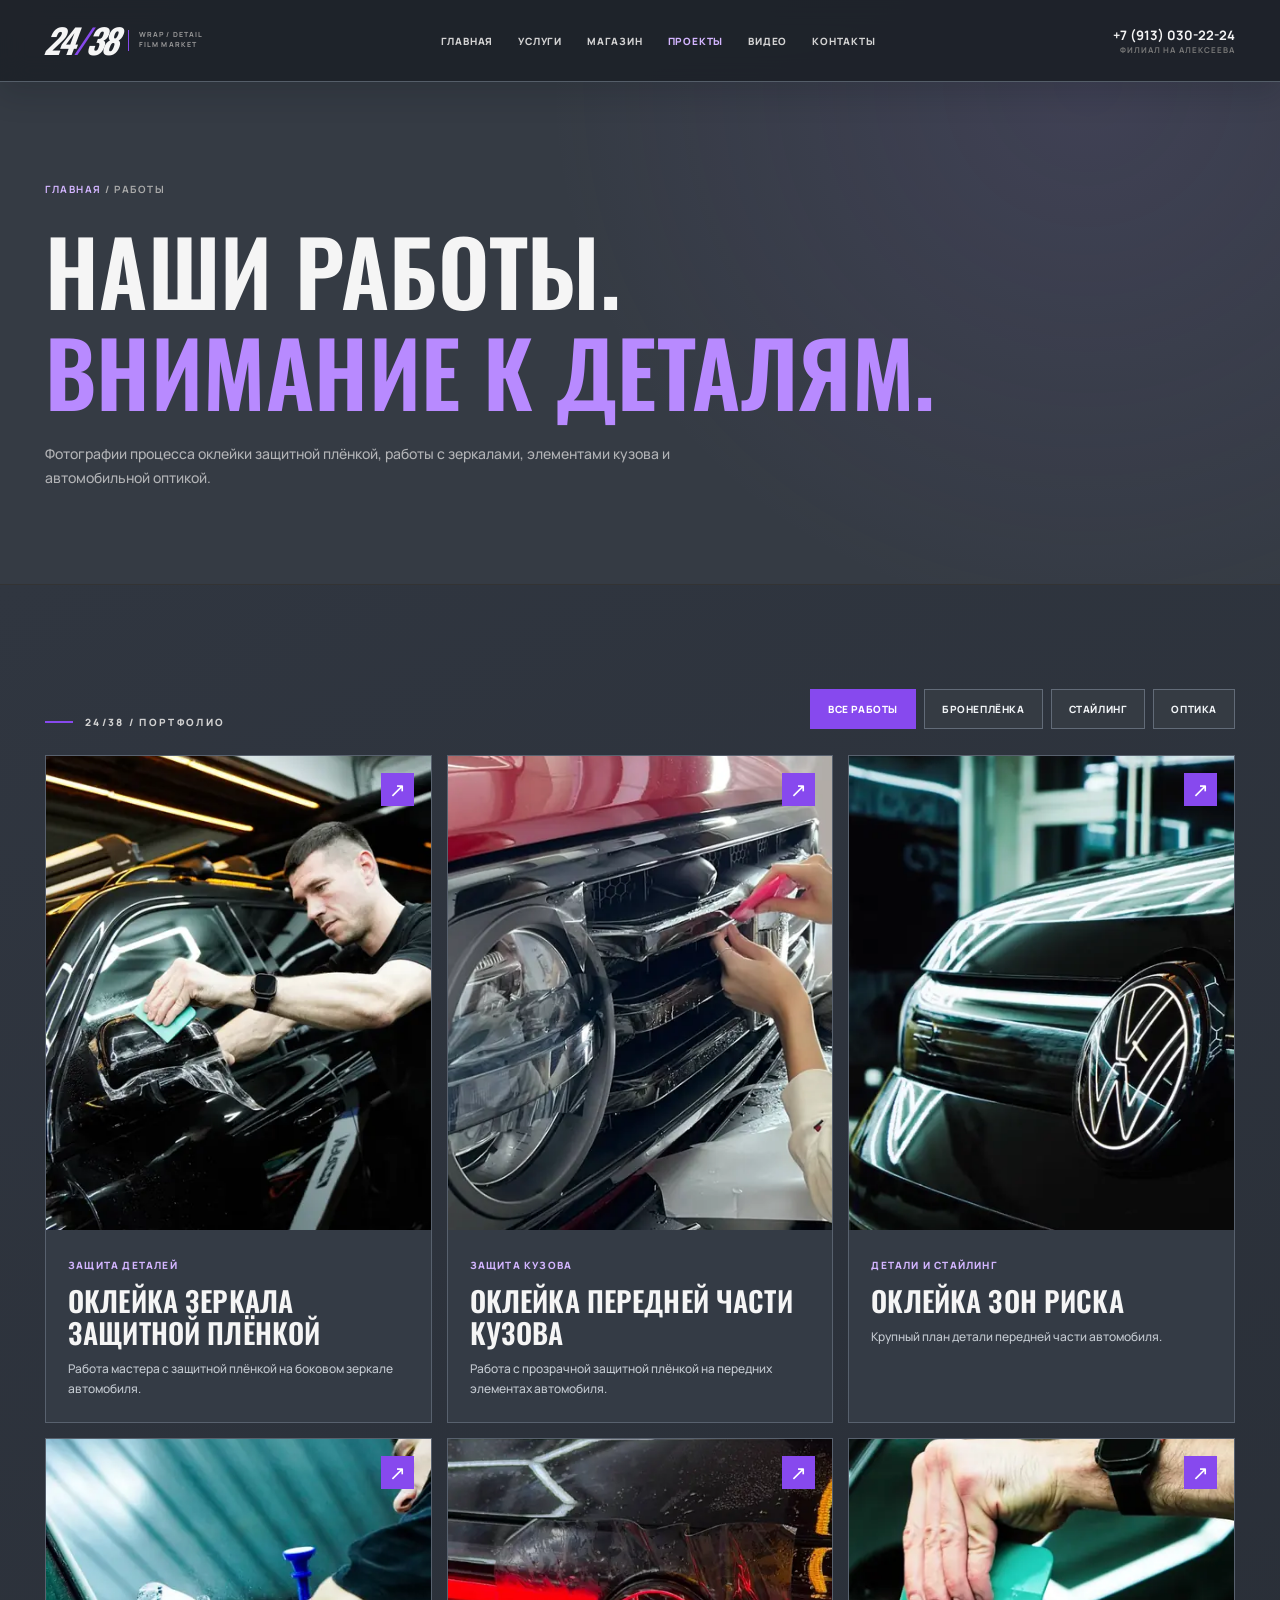
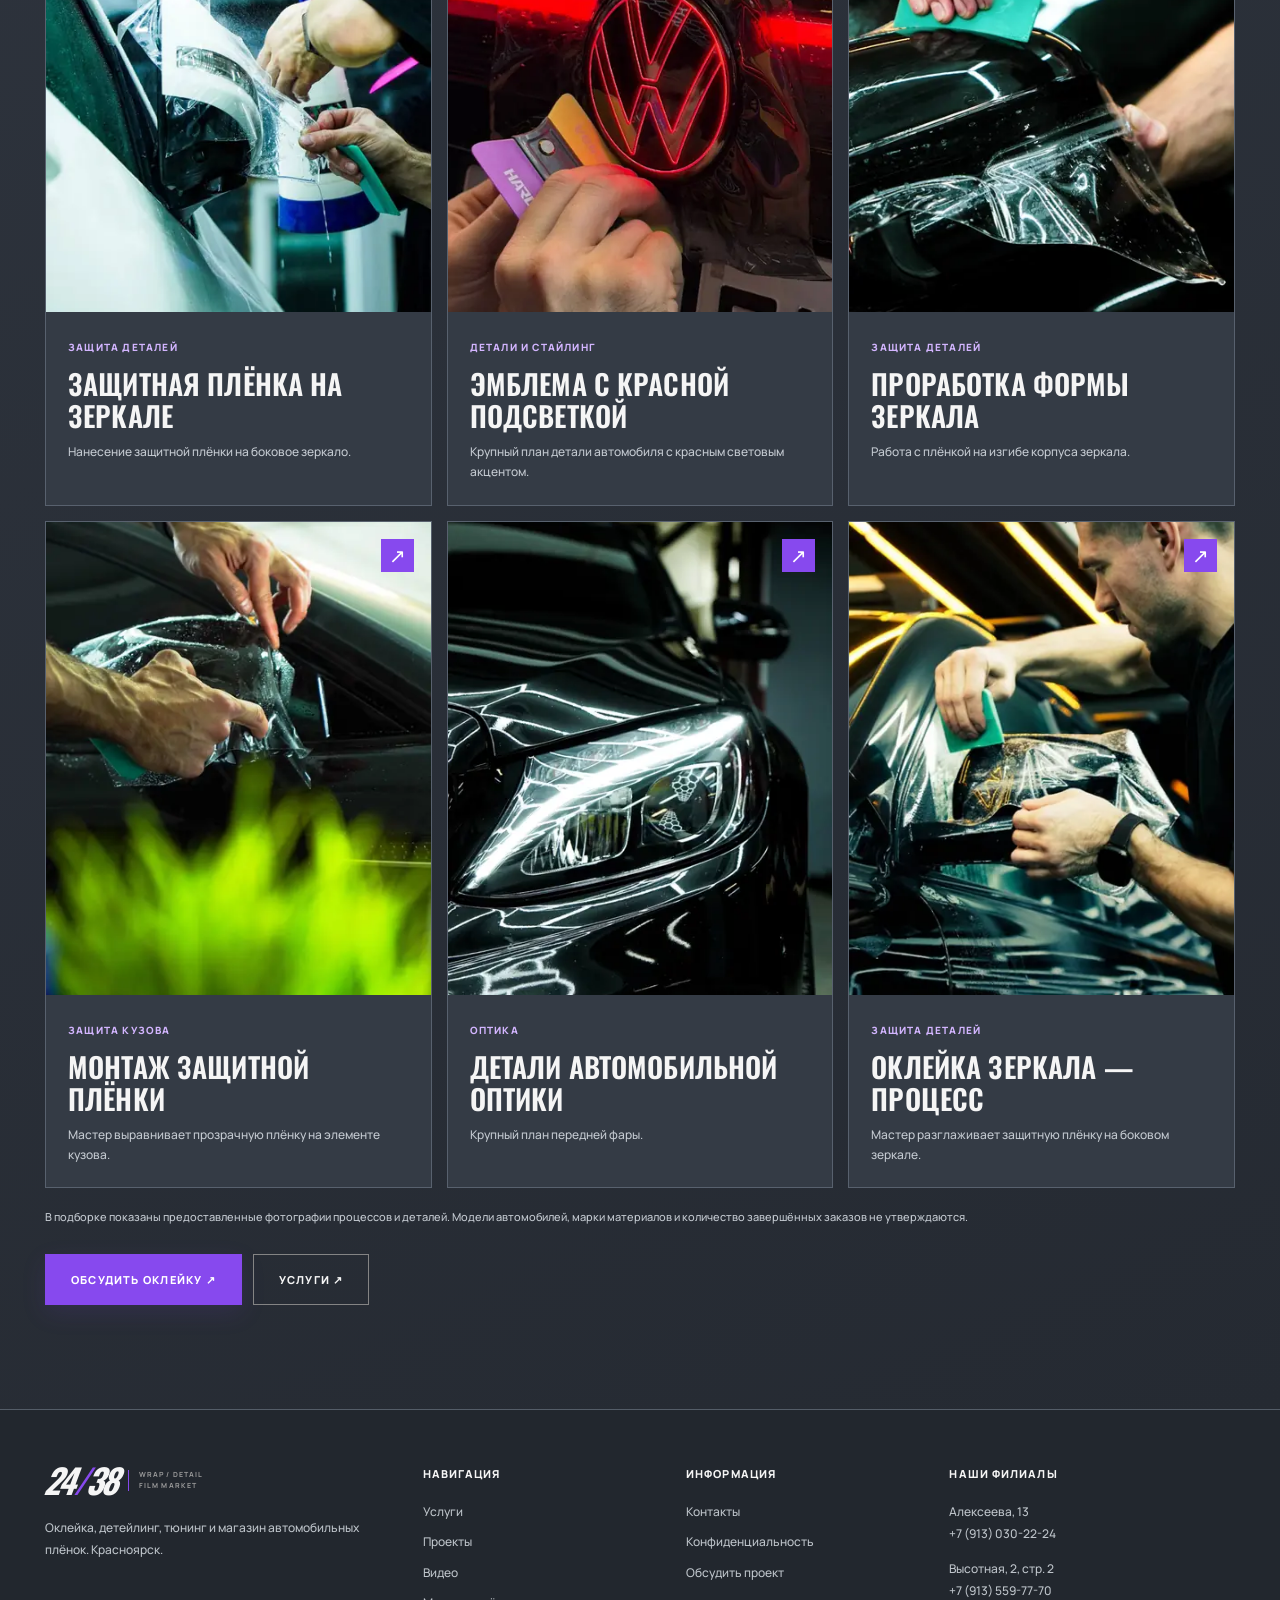
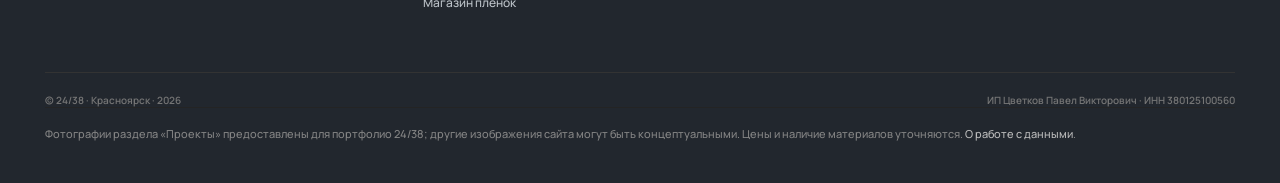
<file: projects.html>
<!doctype html><html lang="ru"><head><meta charset="UTF-8"><meta name="viewport" content="width=device-width, initial-scale=1, viewport-fit=cover"><meta name="theme-color" content="#252a32"><meta name="robots" content="noindex,nofollow"><meta property="og:type" content="website"><meta property="og:title" content="Наши работы | 24/38 — оклейка и детейлинг"><meta property="og:description" content="Реальные фотографии процесса оклейки бронеплёнкой, деталей кузова и оптики. Красноярск."><meta property="og:image" content="https://and77777-png.github.io/24-38-website/assets/works/mirror-ppf-work.webp"><meta name="description" content="24/38 — детейлинг, оклейка автомобилей и магазин автоплёнок в Красноярске."><title>Проекты | 24/38 · Красноярск</title><link rel="icon" href="assets/favicon.svg" type="image/svg+xml"><link rel="stylesheet" href="assets/site.css?v=violet6"></head><body><header class="header"><div class="wrap header-inner"><a class="logo" href="index.html" aria-label="24/38 — главная"><span class="logo-mark">24<b>/</b>38</span><span class="logo-label">WRAP / DETAIL<br>FILM MARKET</span></a><nav class="nav" id="primary-nav" aria-label="Навигация сайта"><a href="index.html" class="">Главная</a><a href="services.html" class="">Услуги</a><a href="shop.html" class="">Магазин</a><a href="projects.html" class="active">Проекты</a><a href="video.html" class="">Видео</a><a href="contacts.html" class="">Контакты</a></nav><div class="head-contact"><a class="head-number" href="tel:+79130302224">+7 (913) 030-22-24<small>Филиал на Алексеева</small></a><button class="menu-toggle" type="button" aria-label="Открыть меню" aria-controls="primary-nav" aria-expanded="false"><svg viewBox="0 0 24 24" fill="none" stroke="currentColor" stroke-width="1.7" stroke-linecap="round"><path d="M3 6h18M3 12h18M3 18h18"/></svg></button></div></div></header><main><section class="page-head"><div class="wrap"><div class="crumbs"><a href="index.html">ГЛАВНАЯ</a> / РАБОТЫ</div><h1>НАШИ РАБОТЫ.<br><em>ВНИМАНИЕ К ДЕТАЛЯМ.</em></h1><p>Фотографии процесса оклейки защитной плёнкой, работы с зеркалами, элементами кузова и автомобильной оптикой.</p></div></section><section class="section works-section" id="portfolio"><div class="wrap"><div class="works-toolbar"><div class="eyebrow">24/38 / ПОРТФОЛИО</div><div class="works-filters" role="group" aria-label="Фильтр фотографий работ"><button class="works-filter active" type="button" data-work-filter="all" aria-pressed="true">ВСЕ РАБОТЫ</button><button class="works-filter" type="button" data-work-filter="ppf" aria-pressed="false">БРОНЕПЛЁНКА</button><button class="works-filter" type="button" data-work-filter="styling" aria-pressed="false">СТАЙЛИНГ</button><button class="works-filter" type="button" data-work-filter="optics" aria-pressed="false">ОПТИКА</button></div></div><div class="works-grid" id="works-grid"><article class="works-card" id="work-7" data-work-category="ppf"><button type="button" class="works-image-button" data-work-open="0" aria-label="Открыть фотографию: Оклейка зеркала защитной плёнкой"><img src="assets/works/mirror-ppf-work.webp" srcset="assets/works/mirror-ppf-work-sm.webp 430w, assets/works/mirror-ppf-work.webp 905w" sizes="(max-width: 620px) calc(100vw - 34px), (max-width: 900px) 48vw, 31vw" alt="Оклейка зеркала защитной плёнкой. Работа мастера с защитной плёнкой на боковом зеркале автомобиля." loading="lazy" decoding="async" width="900" height="1600"><span class="works-zoom" aria-hidden="true">↗</span></button><div class="works-card-info"><span class="works-category">Защита деталей</span><h3>Оклейка зеркала защитной плёнкой</h3><p>Работа мастера с защитной плёнкой на боковом зеркале автомобиля.</p></div></article><article class="works-card" id="work-9" data-work-category="ppf"><button type="button" class="works-image-button" data-work-open="1" aria-label="Открыть фотографию: Оклейка передней части кузова"><img src="assets/works/front-grille-film.webp" srcset="assets/works/front-grille-film-sm.webp 427w, assets/works/front-grille-film.webp 900w" sizes="(max-width: 620px) calc(100vw - 34px), (max-width: 900px) 48vw, 31vw" alt="Оклейка передней части кузова. Работа с прозрачной защитной плёнкой на передних элементах автомобиля." loading="lazy" decoding="async" width="900" height="1600"><span class="works-zoom" aria-hidden="true">↗</span></button><div class="works-card-info"><span class="works-category">Защита кузова</span><h3>Оклейка передней части кузова</h3><p>Работа с прозрачной защитной плёнкой на передних элементах автомобиля.</p></div></article><article class="works-card" id="work-3" data-work-category="styling"><button type="button" class="works-image-button" data-work-open="2" aria-label="Открыть фотографию: Оклейка зон риска"><img src="assets/works/vw-white-emblem.webp" srcset="assets/works/vw-white-emblem-sm.webp 427w, assets/works/vw-white-emblem.webp 720w" sizes="(max-width: 620px) calc(100vw - 34px), (max-width: 900px) 48vw, 31vw" alt="Оклейка зон риска. Крупный план передней части автомобиля." loading="lazy" decoding="async" width="900" height="1600"><span class="works-zoom" aria-hidden="true">↗</span></button><div class="works-card-info"><span class="works-category">Детали и стайлинг</span><h3>Оклейка зон риска</h3><p>Крупный план детали передней части автомобиля.</p></div></article><article class="works-card" id="work-4" data-work-category="ppf"><button type="button" class="works-image-button" data-work-open="3" aria-label="Открыть фотографию: Защитная плёнка на зеркале"><img src="assets/works/mirror-ppf-side.webp" srcset="assets/works/mirror-ppf-side-sm.webp 430w, assets/works/mirror-ppf-side.webp 905w" sizes="(max-width: 620px) calc(100vw - 34px), (max-width: 900px) 48vw, 31vw" alt="Защитная плёнка на зеркале. Нанесение защитной плёнки на боковое зеркало." loading="lazy" decoding="async" width="900" height="1600"><span class="works-zoom" aria-hidden="true">↗</span></button><div class="works-card-info"><span class="works-category">Защита деталей</span><h3>Защитная плёнка на зеркале</h3><p>Нанесение защитной плёнки на боковое зеркало.</p></div></article><article class="works-card" id="work-2" data-work-category="styling"><button type="button" class="works-image-button" data-work-open="4" aria-label="Открыть фотографию: Эмблема с красной подсветкой"><img src="assets/works/vw-red-emblem.webp" srcset="assets/works/vw-red-emblem-sm.webp 471w, assets/works/vw-red-emblem.webp 946w" sizes="(max-width: 620px) calc(100vw - 34px), (max-width: 900px) 48vw, 31vw" alt="Эмблема с красной подсветкой. Крупный план детали автомобиля с красным световым акцентом." loading="lazy" decoding="async" width="900" height="1600"><span class="works-zoom" aria-hidden="true">↗</span></button><div class="works-card-info"><span class="works-category">Детали и стайлинг</span><h3>Эмблема с красной подсветкой</h3><p>Крупный план детали автомобиля с красным световым акцентом.</p></div></article><article class="works-card" id="work-6" data-work-category="ppf"><button type="button" class="works-image-button" data-work-open="5" aria-label="Открыть фотографию: Проработка формы зеркала"><img src="assets/works/mirror-ppf-closeup.webp" srcset="assets/works/mirror-ppf-closeup-sm.webp 430w, assets/works/mirror-ppf-closeup.webp 905w" sizes="(max-width: 620px) calc(100vw - 34px), (max-width: 900px) 48vw, 31vw" alt="Проработка формы зеркала. Работа с плёнкой на изгибе корпуса зеркала." loading="lazy" decoding="async" width="900" height="1600"><span class="works-zoom" aria-hidden="true">↗</span></button><div class="works-card-info"><span class="works-category">Защита деталей</span><h3>Проработка формы зеркала</h3><p>Работа с плёнкой на изгибе корпуса зеркала.</p></div></article><article class="works-card" id="work-1" data-work-category="ppf"><button type="button" class="works-image-button" data-work-open="6" aria-label="Открыть фотографию: Монтаж защитной плёнки"><img src="assets/works/ppf-detail-application.webp" srcset="assets/works/ppf-detail-application-sm.webp 430w, assets/works/ppf-detail-application.webp 905w" sizes="(max-width: 620px) calc(100vw - 34px), (max-width: 900px) 48vw, 31vw" alt="Монтаж защитной плёнки. Мастер выравнивает прозрачную плёнку на элементе кузова." loading="lazy" decoding="async" width="900" height="1600"><span class="works-zoom" aria-hidden="true">↗</span></button><div class="works-card-info"><span class="works-category">Защита кузова</span><h3>Монтаж защитной плёнки</h3><p>Мастер выравнивает прозрачную плёнку на элементе кузова.</p></div></article><article class="works-card" id="work-8" data-work-category="optics"><button type="button" class="works-image-button" data-work-open="7" aria-label="Открыть фотографию: Детали автомобильной оптики"><img src="assets/works/front-light-detail.webp" srcset="assets/works/front-light-detail-sm.webp 430w, assets/works/front-light-detail.webp 905w" sizes="(max-width: 620px) calc(100vw - 34px), (max-width: 900px) 48vw, 31vw" alt="Детали автомобильной оптики. Крупный план передней фары." loading="lazy" decoding="async" width="900" height="1600"><span class="works-zoom" aria-hidden="true">↗</span></button><div class="works-card-info"><span class="works-category">Оптика</span><h3>Детали автомобильной оптики</h3><p>Крупный план передней фары.</p></div></article><article class="works-card" id="work-5" data-work-category="ppf"><button type="button" class="works-image-button" data-work-open="8" aria-label="Открыть фотографию: Оклейка зеркала — процесс"><img src="assets/works/mirror-ppf-master.webp" srcset="assets/works/mirror-ppf-master-sm.webp 417w, assets/works/mirror-ppf-master.webp 877w" sizes="(max-width: 620px) calc(100vw - 34px), (max-width: 900px) 48vw, 31vw" alt="Оклейка зеркала — процесс. Мастер разглаживает защитную плёнку на боковом зеркале." loading="lazy" decoding="async" width="900" height="1600"><span class="works-zoom" aria-hidden="true">↗</span></button><div class="works-card-info"><span class="works-category">Защита деталей</span><h3>Оклейка зеркала — процесс</h3><p>Мастер разглаживает защитную плёнку на боковом зеркале.</p></div></article></div><p class="works-small-note">В подборке показаны предоставленные фотографии процессов и деталей. Модели автомобилей, марки материалов и количество завершённых заказов не утверждаются.</p><div class="works-bottom"><a class="btn btn-primary" href="contacts.html">ОБСУДИТЬ ОКЛЕЙКУ ↗</a><a class="btn btn-outline" href="services.html#bron-wrap">УСЛУГИ ↗</a></div></div></section></main><footer class="footer"><div class="wrap"><div class="footer-grid"><div class="footer-col"><a class="logo" href="index.html" aria-label="24/38 — главная"><span class="logo-mark">24<b>/</b>38</span><span class="logo-label">WRAP / DETAIL<br>FILM MARKET</span></a><p>Оклейка, детейлинг, тюнинг и магазин автомобильных плёнок. Красноярск.</p></div><div class="footer-col"><h4>НАВИГАЦИЯ</h4><a href="services.html">Услуги</a><a href="projects.html">Проекты</a><a href="video.html">Видео</a><a href="shop.html">Магазин плёнок</a></div><div class="footer-col"><h4>ИНФОРМАЦИЯ</h4><a href="contacts.html">Контакты</a><a href="privacy.html">Конфиденциальность</a><a href="#" data-contact="Консультация">Обсудить проект</a></div><div class="footer-col"><h4>НАШИ ФИЛИАЛЫ</h4><p>Алексеева, 13<br><a href="tel:+79130302224">+7 (913) 030-22-24</a></p><p>Высотная, 2, стр. 2<br><a href="tel:+79135597770">+7 (913) 559-77-70</a></p></div></div><div class="footer-bottom"><span>© 24/38 · Красноярск · 2026</span><span>ИП Цветков Павел Викторович · ИНН 380125100560</span></div><div class="disclaimer">Фотографии раздела «Проекты» предоставлены для портфолио 24/38; другие изображения сайта могут быть концептуальными. Цены и наличие материалов уточняются. <a href="privacy.html">О работе с данными</a>.</div></div></footer><div class="modal-backdrop" id="contact-modal"><div class="modal" role="dialog" aria-modal="true" aria-labelledby="modal-title"><button class="modal-close" type="button" data-close aria-label="Закрыть">×</button><div class="eyebrow">24/38 / СВЯЗЬ</div><h2 id="modal-title">ОБСУДИМ ПРОЕКТ</h2><p>Выберите филиал для звонка. Для удобства можно подготовить и скопировать текст обращения — заявка не отправляется автоматически.</p><div class="contact-number-grid"><a href="tel:+79130302224"><small>Алексеева, 13</small><strong>+7 (913) 030-22-24 ↗</strong></a><a href="tel:+79135597770"><small>Высотная, 2, стр. 2</small><strong>+7 (913) 559-77-70 ↗</strong></a></div><label>Что вас интересует<textarea id="contact-text" placeholder="Модель автомобиля, вид работы, пожелания"></textarea></label><div class="modal-actions"><button class="btn btn-primary" id="copy-request" type="button">СКОПИРОВАТЬ ОБРАЩЕНИЕ</button><button class="btn btn-outline" data-close type="button">ЗАКРЫТЬ</button></div><div class="copy-result" role="status" id="copy-result"></div></div></div><a class="mobile-call" href="contacts.html#branches">ВЫБРАТЬ ФИЛИАЛ И ПОЗВОНИТЬ <span>↗</span></a><script src="assets/site.js?v=clean1" defer></script><script src="assets/work-gallery.js?v=works1" defer></script></body></html>
</file>
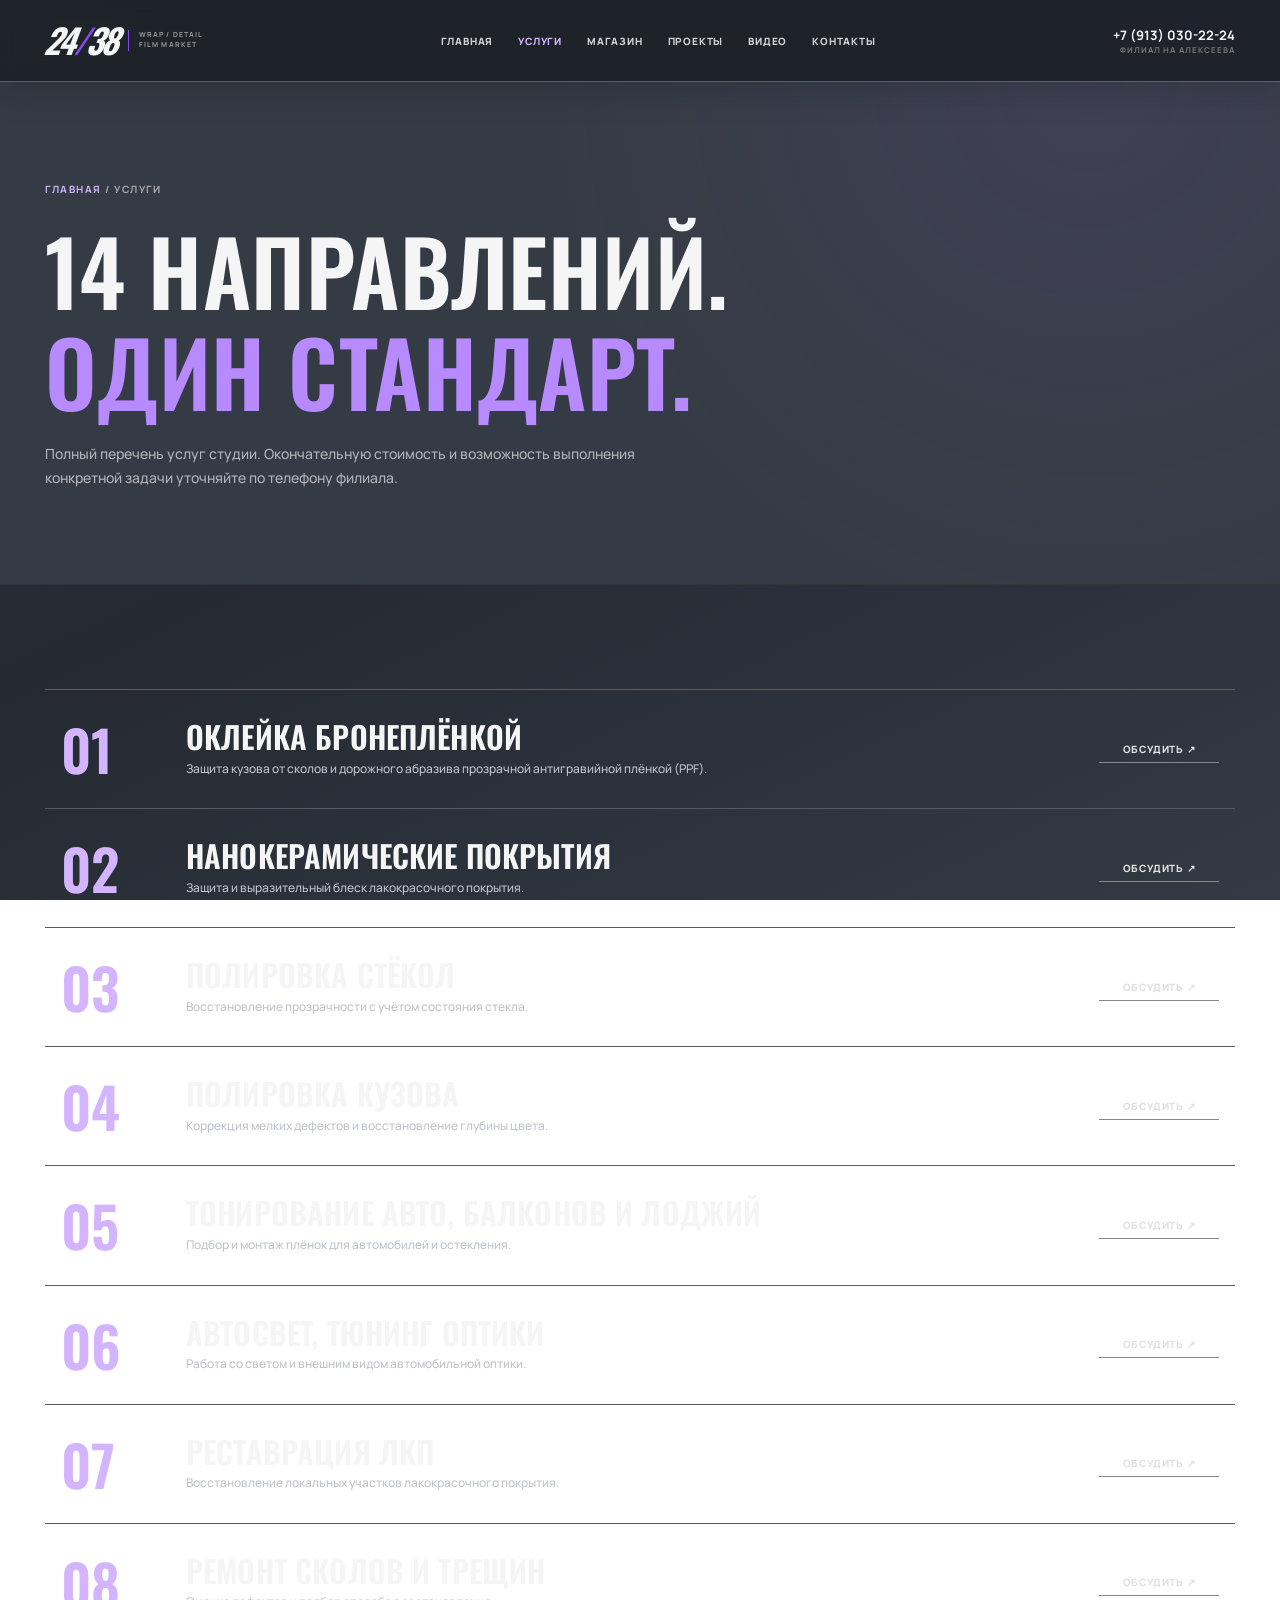
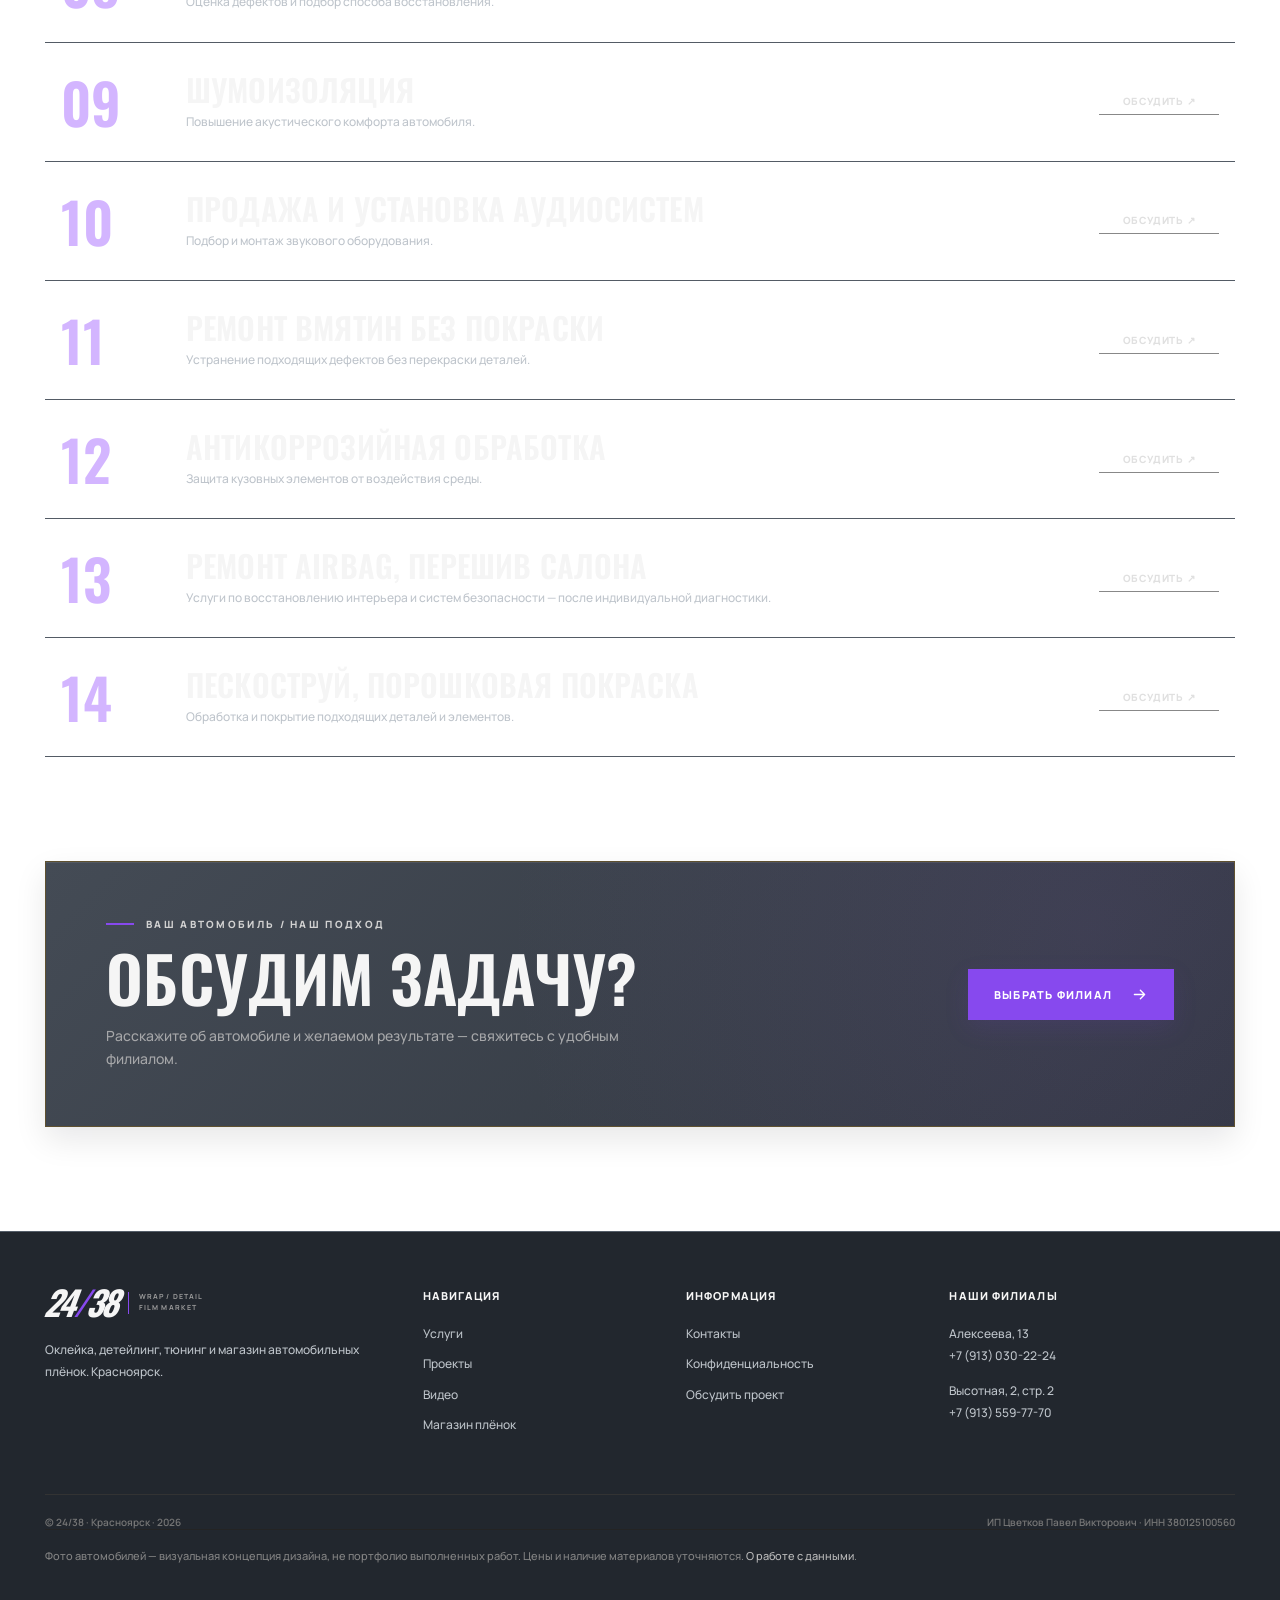
<file: services.html>
<!doctype html><html lang="ru"><head><meta charset="UTF-8"><meta name="viewport" content="width=device-width, initial-scale=1, viewport-fit=cover"><meta name="theme-color" content="#252a32"><meta name="robots" content="noindex,nofollow"><meta name="description" content="14 направлений услуг 24/38 в Красноярске: полировка, керамика, тонировка, шумоизоляция и другое."><title>Услуги | 24/38 · Красноярск</title><link rel="icon" href="assets/favicon.svg" type="image/svg+xml"><link rel="stylesheet" href="assets/site.css?v=violet6"></head><body><header class="header"><div class="wrap header-inner"><a class="logo" href="index.html" aria-label="24/38 — главная"><span class="logo-mark">24<b>/</b>38</span><span class="logo-label">WRAP / DETAIL<br>FILM MARKET</span></a><nav class="nav" id="primary-nav" aria-label="Навигация сайта"><a href="index.html" class="">Главная</a><a href="services.html" class="active">Услуги</a><a href="shop.html" class="">Магазин</a><a href="projects.html" class="">Проекты</a><a href="video.html" class="">Видео</a><a href="contacts.html" class="">Контакты</a></nav><div class="head-contact"><a class="head-number" href="tel:+79130302224">+7 (913) 030-22-24<small>Филиал на Алексеева</small></a><button class="menu-toggle" type="button" aria-label="Открыть меню" aria-controls="primary-nav" aria-expanded="false"><svg viewBox="0 0 24 24" fill="none" stroke="currentColor" stroke-width="1.7" stroke-linecap="round"><path d="M3 6h18M3 12h18M3 18h18"/></svg></button></div></div></header><main><section class="page-head"><div class="wrap"><div class="crumbs"><a href="index.html">ГЛАВНАЯ</a> / Услуги</div><h1>14 НАПРАВЛЕНИЙ.<br><em>ОДИН СТАНДАРТ.</em></h1><p>Полный перечень услуг студии. Окончательную стоимость и возможность выполнения конкретной задачи уточняйте по телефону филиала.</p></div></section><section class="section"><div class="wrap"><div class="service-table"><article class="service-item" id="bron-wrap"><span class="n">01</span><div><h3>Оклейка бронеплёнкой</h3><p>Защита кузова от сколов и дорожного абразива прозрачной антигравийной плёнкой (PPF).</p></div><button type="button" data-contact="Оклейка бронеплёнкой">ОБСУДИТЬ ↗</button></article><article class="service-item"><span class="n">02</span><div><h3>Нанокерамические покрытия</h3><p>Защита и выразительный блеск лакокрасочного покрытия.</p></div><button type="button" data-contact="Нанокерамические покрытия">ОБСУДИТЬ ↗</button></article><article class="service-item"><span class="n">03</span><div><h3>Полировка стёкол</h3><p>Восстановление прозрачности с учётом состояния стекла.</p></div><button type="button" data-contact="Полировка стёкол">ОБСУДИТЬ ↗</button></article><article class="service-item"><span class="n">04</span><div><h3>Полировка кузова</h3><p>Коррекция мелких дефектов и восстановление глубины цвета.</p></div><button type="button" data-contact="Полировка кузова">ОБСУДИТЬ ↗</button></article><article class="service-item"><span class="n">05</span><div><h3>Тонирование авто, балконов и лоджий</h3><p>Подбор и монтаж плёнок для автомобилей и остекления.</p></div><button type="button" data-contact="Тонирование авто, балконов и лоджий">ОБСУДИТЬ ↗</button></article><article class="service-item"><span class="n">06</span><div><h3>Автосвет, тюнинг оптики</h3><p>Работа со светом и внешним видом автомобильной оптики.</p></div><button type="button" data-contact="Автосвет, тюнинг оптики">ОБСУДИТЬ ↗</button></article><article class="service-item"><span class="n">07</span><div><h3>Реставрация ЛКП</h3><p>Восстановление локальных участков лакокрасочного покрытия.</p></div><button type="button" data-contact="Реставрация ЛКП">ОБСУДИТЬ ↗</button></article><article class="service-item"><span class="n">08</span><div><h3>Ремонт сколов и трещин</h3><p>Оценка дефектов и подбор способа восстановления.</p></div><button type="button" data-contact="Ремонт сколов и трещин">ОБСУДИТЬ ↗</button></article><article class="service-item"><span class="n">09</span><div><h3>Шумоизоляция</h3><p>Повышение акустического комфорта автомобиля.</p></div><button type="button" data-contact="Шумоизоляция">ОБСУДИТЬ ↗</button></article><article class="service-item"><span class="n">10</span><div><h3>Продажа и установка аудиосистем</h3><p>Подбор и монтаж звукового оборудования.</p></div><button type="button" data-contact="Продажа и установка аудиосистем">ОБСУДИТЬ ↗</button></article><article class="service-item"><span class="n">11</span><div><h3>Ремонт вмятин без покраски</h3><p>Устранение подходящих дефектов без перекраски деталей.</p></div><button type="button" data-contact="Ремонт вмятин без покраски">ОБСУДИТЬ ↗</button></article><article class="service-item"><span class="n">12</span><div><h3>Антикоррозийная обработка</h3><p>Защита кузовных элементов от воздействия среды.</p></div><button type="button" data-contact="Антикоррозийная обработка">ОБСУДИТЬ ↗</button></article><article class="service-item"><span class="n">13</span><div><h3>Ремонт AirBag, перешив салона</h3><p>Услуги по восстановлению интерьера и систем безопасности — после индивидуальной диагностики.</p></div><button type="button" data-contact="Ремонт AirBag, перешив салона">ОБСУДИТЬ ↗</button></article><article class="service-item"><span class="n">14</span><div><h3>Пескоструй, порошковая покраска</h3><p>Обработка и покрытие подходящих деталей и элементов.</p></div><button type="button" data-contact="Пескоструй, порошковая покраска">ОБСУДИТЬ ↗</button></article></div></div></section><section class="section" style="padding-top:0"><div class="wrap"><div class="cta-panel"><div><div class="eyebrow">ВАШ АВТОМОБИЛЬ / НАШ ПОДХОД</div><h2>ОБСУДИМ ЗАДАЧУ?</h2><p>Расскажите об автомобиле и желаемом результате — свяжитесь с удобным филиалом.</p></div><a class="btn btn-primary" href="contacts.html">ВЫБРАТЬ ФИЛИАЛ<svg viewBox="0 0 20 20" fill="none" stroke="currentColor" stroke-width="1.6" stroke-linecap="round" stroke-linejoin="round"><path d="M4 10h12m-5-5 5 5-5 5"/></svg></a></div></div></section></main><footer class="footer"><div class="wrap"><div class="footer-grid"><div class="footer-col"><a class="logo" href="index.html" aria-label="24/38 — главная"><span class="logo-mark">24<b>/</b>38</span><span class="logo-label">WRAP / DETAIL<br>FILM MARKET</span></a><p>Оклейка, детейлинг, тюнинг и магазин автомобильных плёнок. Красноярск.</p></div><div class="footer-col"><h4>НАВИГАЦИЯ</h4><a href="services.html">Услуги</a><a href="projects.html">Проекты</a><a href="video.html">Видео</a><a href="shop.html">Магазин плёнок</a></div><div class="footer-col"><h4>ИНФОРМАЦИЯ</h4><a href="contacts.html">Контакты</a><a href="privacy.html">Конфиденциальность</a><a href="#" data-contact="Консультация">Обсудить проект</a></div><div class="footer-col"><h4>НАШИ ФИЛИАЛЫ</h4><p>Алексеева, 13<br><a href="tel:+79130302224">+7 (913) 030-22-24</a></p><p>Высотная, 2, стр. 2<br><a href="tel:+79135597770">+7 (913) 559-77-70</a></p></div></div><div class="footer-bottom"><span>© 24/38 · Красноярск · 2026</span><span>ИП Цветков Павел Викторович · ИНН 380125100560</span></div><div class="disclaimer">Фото автомобилей — визуальная концепция дизайна, не портфолио выполненных работ. Цены и наличие материалов уточняются. <a href="privacy.html">О работе с данными</a>.</div></div></footer><div class="modal-backdrop" id="contact-modal"><div class="modal" role="dialog" aria-modal="true" aria-labelledby="modal-title"><button class="modal-close" type="button" data-close aria-label="Закрыть">×</button><div class="eyebrow">24/38 / СВЯЗЬ</div><h2 id="modal-title">ОБСУДИМ ПРОЕКТ</h2><p>Выберите филиал для звонка. Для удобства можно подготовить и скопировать текст обращения — заявка не отправляется автоматически.</p><div class="contact-number-grid"><a href="tel:+79130302224"><small>Алексеева, 13</small><strong>+7 (913) 030-22-24 ↗</strong></a><a href="tel:+79135597770"><small>Высотная, 2, стр. 2</small><strong>+7 (913) 559-77-70 ↗</strong></a></div><label>Что вас интересует<textarea id="contact-text" placeholder="Модель автомобиля, вид работы, пожелания"></textarea></label><div class="modal-actions"><button class="btn btn-primary" id="copy-request" type="button">СКОПИРОВАТЬ ОБРАЩЕНИЕ</button><button class="btn btn-outline" data-close type="button">ЗАКРЫТЬ</button></div><div class="copy-result" role="status" id="copy-result"></div></div></div><a class="mobile-call" href="contacts.html#branches">ВЫБРАТЬ ФИЛИАЛ И ПОЗВОНИТЬ <span>↗</span></a><script src="assets/site.js?v=clean1" defer></script></body></html>
</file>
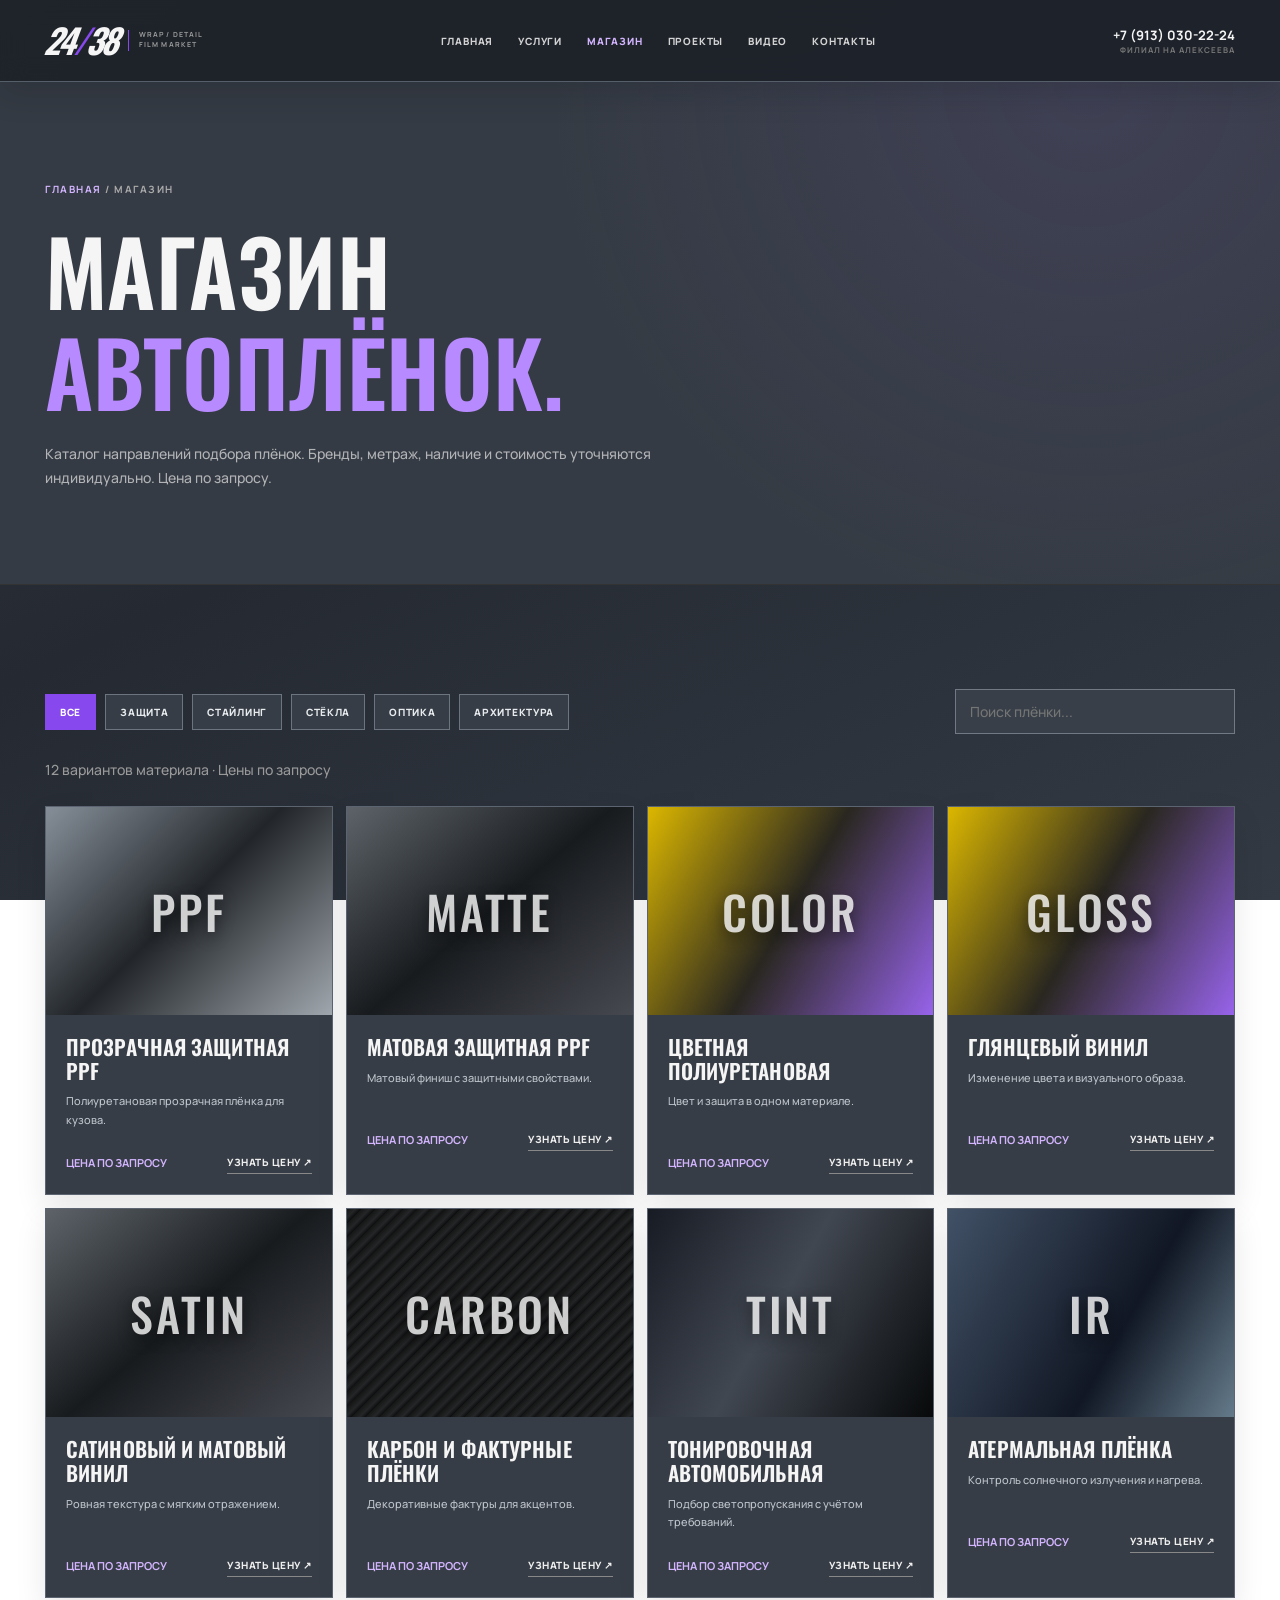
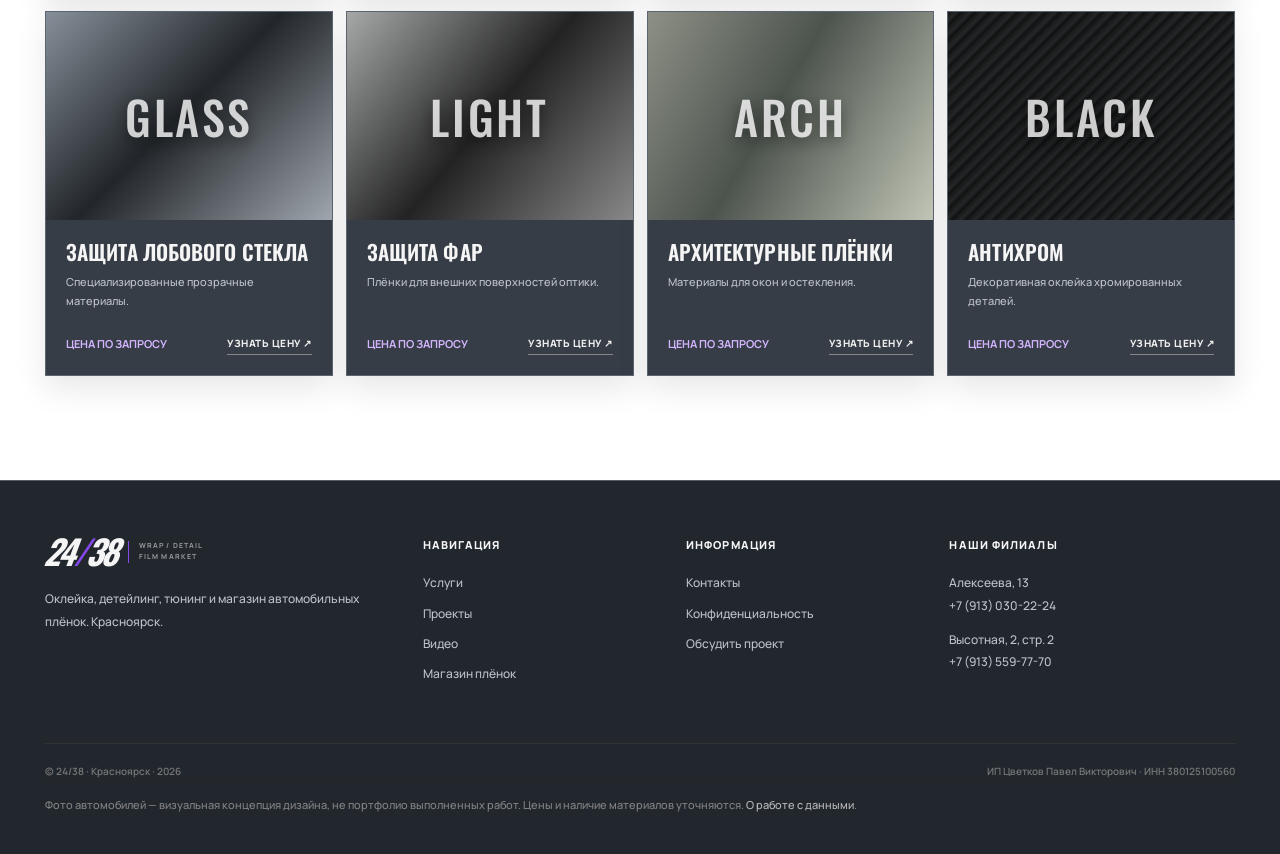
<file: shop.html>
<!doctype html><html lang="ru"><head><meta charset="UTF-8"><meta name="viewport" content="width=device-width, initial-scale=1, viewport-fit=cover"><meta name="theme-color" content="#252a32"><meta name="robots" content="noindex,nofollow"><meta name="description" content="Каталог автоплёнок 24/38: полиуретан, винил, тонировочные, атермальные и архитектурные материалы. Цена по запросу."><title>Магазин плёнок | 24/38 · Красноярск</title><link rel="icon" href="assets/favicon.svg" type="image/svg+xml"><link rel="stylesheet" href="assets/site.css?v=violet6"></head><body><header class="header"><div class="wrap header-inner"><a class="logo" href="index.html" aria-label="24/38 — главная"><span class="logo-mark">24<b>/</b>38</span><span class="logo-label">WRAP / DETAIL<br>FILM MARKET</span></a><nav class="nav" id="primary-nav" aria-label="Навигация сайта"><a href="index.html" class="">Главная</a><a href="services.html" class="">Услуги</a><a href="shop.html" class="active">Магазин</a><a href="projects.html" class="">Проекты</a><a href="video.html" class="">Видео</a><a href="contacts.html" class="">Контакты</a></nav><div class="head-contact"><a class="head-number" href="tel:+79130302224">+7 (913) 030-22-24<small>Филиал на Алексеева</small></a><button class="menu-toggle" type="button" aria-label="Открыть меню" aria-controls="primary-nav" aria-expanded="false"><svg viewBox="0 0 24 24" fill="none" stroke="currentColor" stroke-width="1.7" stroke-linecap="round"><path d="M3 6h18M3 12h18M3 18h18"/></svg></button></div></div></header><main><section class="page-head"><div class="wrap"><div class="crumbs"><a href="index.html">ГЛАВНАЯ</a> / Магазин</div><h1>МАГАЗИН<br><em>АВТОПЛЁНОК.</em></h1><p>Каталог направлений подбора плёнок. Бренды, метраж, наличие и стоимость уточняются индивидуально. Цена по запросу.</p></div></section><section class="section"><div class="wrap"><div class="shop-tools"><div class="shop-categories" role="group" aria-label="Категории плёнок"><button type="button" data-filter="Все" class="active">Все</button><button type="button" data-filter="Защита" class="">Защита</button><button type="button" data-filter="Стайлинг" class="">Стайлинг</button><button type="button" data-filter="Стёкла" class="">Стёкла</button><button type="button" data-filter="Оптика" class="">Оптика</button><button type="button" data-filter="Архитектура" class="">Архитектура</button></div><input id="shop-search" class="shop-search" type="search" placeholder="Поиск плёнки..." aria-label="Поиск по магазину"></div><p id="shop-status" class="shop-filter-status" role="status">12 вариантов материала · Цены по запросу</p><div class="film-grid" id="shop-grid"><article class="film" data-category="Защита" data-search="прозрачная защитная ppf полиуретановая прозрачная плёнка для кузова."><div class="film-art type-ppf"><span>PPF</span></div><div class="film-content"><h3>Прозрачная защитная PPF</h3><p>Полиуретановая прозрачная плёнка для кузова.</p><div class="film-bottom"><strong>ЦЕНА ПО ЗАПРОСУ</strong><button type="button" data-contact="Прозрачная защитная PPF">УЗНАТЬ ЦЕНУ ↗</button></div></div></article><article class="film" data-category="Защита" data-search="матовая защитная ppf матовый финиш с защитными свойствами."><div class="film-art type-matte"><span>MATTE</span></div><div class="film-content"><h3>Матовая защитная PPF</h3><p>Матовый финиш с защитными свойствами.</p><div class="film-bottom"><strong>ЦЕНА ПО ЗАПРОСУ</strong><button type="button" data-contact="Матовая защитная PPF">УЗНАТЬ ЦЕНУ ↗</button></div></div></article><article class="film" data-category="Стайлинг" data-search="цветная полиуретановая цвет и защита в одном материале."><div class="film-art type-vinyl"><span>COLOR</span></div><div class="film-content"><h3>Цветная полиуретановая</h3><p>Цвет и защита в одном материале.</p><div class="film-bottom"><strong>ЦЕНА ПО ЗАПРОСУ</strong><button type="button" data-contact="Цветная полиуретановая">УЗНАТЬ ЦЕНУ ↗</button></div></div></article><article class="film" data-category="Стайлинг" data-search="глянцевый винил изменение цвета и визуального образа."><div class="film-art type-vinyl"><span>GLOSS</span></div><div class="film-content"><h3>Глянцевый винил</h3><p>Изменение цвета и визуального образа.</p><div class="film-bottom"><strong>ЦЕНА ПО ЗАПРОСУ</strong><button type="button" data-contact="Глянцевый винил">УЗНАТЬ ЦЕНУ ↗</button></div></div></article><article class="film" data-category="Стайлинг" data-search="сатиновый и матовый винил ровная текстура с мягким отражением."><div class="film-art type-matte"><span>SATIN</span></div><div class="film-content"><h3>Сатиновый и матовый винил</h3><p>Ровная текстура с мягким отражением.</p><div class="film-bottom"><strong>ЦЕНА ПО ЗАПРОСУ</strong><button type="button" data-contact="Сатиновый и матовый винил">УЗНАТЬ ЦЕНУ ↗</button></div></div></article><article class="film" data-category="Стайлинг" data-search="карбон и фактурные плёнки декоративные фактуры для акцентов."><div class="film-art type-carbon"><span>CARBON</span></div><div class="film-content"><h3>Карбон и фактурные плёнки</h3><p>Декоративные фактуры для акцентов.</p><div class="film-bottom"><strong>ЦЕНА ПО ЗАПРОСУ</strong><button type="button" data-contact="Карбон и фактурные плёнки">УЗНАТЬ ЦЕНУ ↗</button></div></div></article><article class="film" data-category="Стёкла" data-search="тонировочная автомобильная подбор светопропускания с учётом требований."><div class="film-art type-tint"><span>TINT</span></div><div class="film-content"><h3>Тонировочная автомобильная</h3><p>Подбор светопропускания с учётом требований.</p><div class="film-bottom"><strong>ЦЕНА ПО ЗАПРОСУ</strong><button type="button" data-contact="Тонировочная автомобильная">УЗНАТЬ ЦЕНУ ↗</button></div></div></article><article class="film" data-category="Стёкла" data-search="атермальная плёнка контроль солнечного излучения и нагрева."><div class="film-art type-thermal"><span>IR</span></div><div class="film-content"><h3>Атермальная плёнка</h3><p>Контроль солнечного излучения и нагрева.</p><div class="film-bottom"><strong>ЦЕНА ПО ЗАПРОСУ</strong><button type="button" data-contact="Атермальная плёнка">УЗНАТЬ ЦЕНУ ↗</button></div></div></article><article class="film" data-category="Стёкла" data-search="защита лобового стекла специализированные прозрачные материалы."><div class="film-art type-ppf"><span>GLASS</span></div><div class="film-content"><h3>Защита лобового стекла</h3><p>Специализированные прозрачные материалы.</p><div class="film-bottom"><strong>ЦЕНА ПО ЗАПРОСУ</strong><button type="button" data-contact="Защита лобового стекла">УЗНАТЬ ЦЕНУ ↗</button></div></div></article><article class="film" data-category="Оптика" data-search="защита фар плёнки для внешних поверхностей оптики."><div class="film-art type-lights"><span>LIGHT</span></div><div class="film-content"><h3>Защита фар</h3><p>Плёнки для внешних поверхностей оптики.</p><div class="film-bottom"><strong>ЦЕНА ПО ЗАПРОСУ</strong><button type="button" data-contact="Защита фар">УЗНАТЬ ЦЕНУ ↗</button></div></div></article><article class="film" data-category="Архитектура" data-search="архитектурные плёнки материалы для окон и остекления."><div class="film-art type-arch"><span>ARCH</span></div><div class="film-content"><h3>Архитектурные плёнки</h3><p>Материалы для окон и остекления.</p><div class="film-bottom"><strong>ЦЕНА ПО ЗАПРОСУ</strong><button type="button" data-contact="Архитектурные плёнки">УЗНАТЬ ЦЕНУ ↗</button></div></div></article><article class="film" data-category="Стайлинг" data-search="антихром декоративная оклейка хромированных деталей."><div class="film-art type-carbon"><span>BLACK</span></div><div class="film-content"><h3>Антихром</h3><p>Декоративная оклейка хромированных деталей.</p><div class="film-bottom"><strong>ЦЕНА ПО ЗАПРОСУ</strong><button type="button" data-contact="Антихром">УЗНАТЬ ЦЕНУ ↗</button></div></div></article></div><div class="empty-results" id="empty-results">Ничего не найдено. Попробуйте другой запрос или категорию.</div></div></section></main><footer class="footer"><div class="wrap"><div class="footer-grid"><div class="footer-col"><a class="logo" href="index.html" aria-label="24/38 — главная"><span class="logo-mark">24<b>/</b>38</span><span class="logo-label">WRAP / DETAIL<br>FILM MARKET</span></a><p>Оклейка, детейлинг, тюнинг и магазин автомобильных плёнок. Красноярск.</p></div><div class="footer-col"><h4>НАВИГАЦИЯ</h4><a href="services.html">Услуги</a><a href="projects.html">Проекты</a><a href="video.html">Видео</a><a href="shop.html">Магазин плёнок</a></div><div class="footer-col"><h4>ИНФОРМАЦИЯ</h4><a href="contacts.html">Контакты</a><a href="privacy.html">Конфиденциальность</a><a href="#" data-contact="Консультация">Обсудить проект</a></div><div class="footer-col"><h4>НАШИ ФИЛИАЛЫ</h4><p>Алексеева, 13<br><a href="tel:+79130302224">+7 (913) 030-22-24</a></p><p>Высотная, 2, стр. 2<br><a href="tel:+79135597770">+7 (913) 559-77-70</a></p></div></div><div class="footer-bottom"><span>© 24/38 · Красноярск · 2026</span><span>ИП Цветков Павел Викторович · ИНН 380125100560</span></div><div class="disclaimer">Фото автомобилей — визуальная концепция дизайна, не портфолио выполненных работ. Цены и наличие материалов уточняются. <a href="privacy.html">О работе с данными</a>.</div></div></footer><div class="modal-backdrop" id="contact-modal"><div class="modal" role="dialog" aria-modal="true" aria-labelledby="modal-title"><button class="modal-close" type="button" data-close aria-label="Закрыть">×</button><div class="eyebrow">24/38 / СВЯЗЬ</div><h2 id="modal-title">ОБСУДИМ ПРОЕКТ</h2><p>Выберите филиал для звонка. Для удобства можно подготовить и скопировать текст обращения — заявка не отправляется автоматически.</p><div class="contact-number-grid"><a href="tel:+79130302224"><small>Алексеева, 13</small><strong>+7 (913) 030-22-24 ↗</strong></a><a href="tel:+79135597770"><small>Высотная, 2, стр. 2</small><strong>+7 (913) 559-77-70 ↗</strong></a></div><label>Что вас интересует<textarea id="contact-text" placeholder="Модель автомобиля, вид работы, пожелания"></textarea></label><div class="modal-actions"><button class="btn btn-primary" id="copy-request" type="button">СКОПИРОВАТЬ ОБРАЩЕНИЕ</button><button class="btn btn-outline" data-close type="button">ЗАКРЫТЬ</button></div><div class="copy-result" role="status" id="copy-result"></div></div></div><a class="mobile-call" href="contacts.html#branches">ВЫБРАТЬ ФИЛИАЛ И ПОЗВОНИТЬ <span>↗</span></a><script src="assets/site.js?v=clean1" defer></script></body></html>
</file>
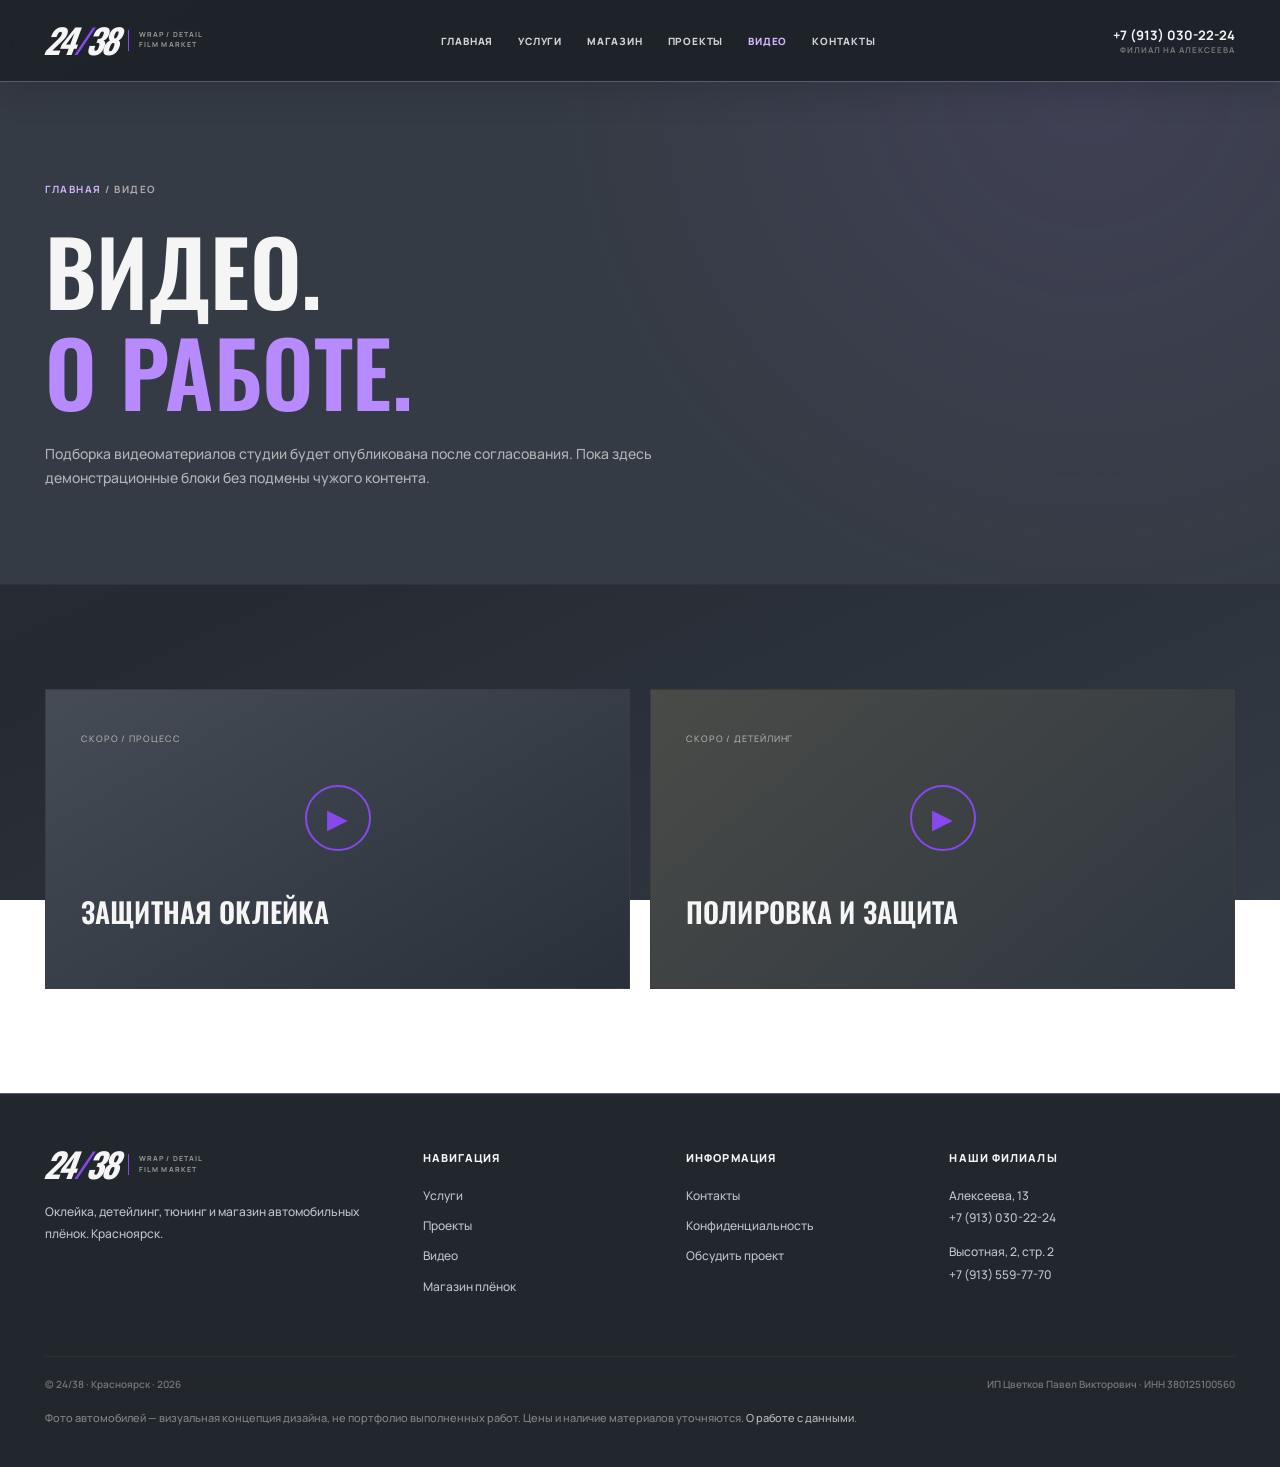
<file: video.html>
<!doctype html><html lang="ru"><head><meta charset="UTF-8"><meta name="viewport" content="width=device-width, initial-scale=1, viewport-fit=cover"><meta name="theme-color" content="#252a32"><meta name="robots" content="noindex,nofollow"><meta name="description" content="24/38 — детейлинг, оклейка автомобилей и магазин автоплёнок в Красноярске."><title>Видео | 24/38 · Красноярск</title><link rel="icon" href="assets/favicon.svg" type="image/svg+xml"><link rel="stylesheet" href="assets/site.css?v=violet6"></head><body><header class="header"><div class="wrap header-inner"><a class="logo" href="index.html" aria-label="24/38 — главная"><span class="logo-mark">24<b>/</b>38</span><span class="logo-label">WRAP / DETAIL<br>FILM MARKET</span></a><nav class="nav" id="primary-nav" aria-label="Навигация сайта"><a href="index.html" class="">Главная</a><a href="services.html" class="">Услуги</a><a href="shop.html" class="">Магазин</a><a href="projects.html" class="">Проекты</a><a href="video.html" class="active">Видео</a><a href="contacts.html" class="">Контакты</a></nav><div class="head-contact"><a class="head-number" href="tel:+79130302224">+7 (913) 030-22-24<small>Филиал на Алексеева</small></a><button class="menu-toggle" type="button" aria-label="Открыть меню" aria-controls="primary-nav" aria-expanded="false"><svg viewBox="0 0 24 24" fill="none" stroke="currentColor" stroke-width="1.7" stroke-linecap="round"><path d="M3 6h18M3 12h18M3 18h18"/></svg></button></div></div></header><main><section class="page-head"><div class="wrap"><div class="crumbs"><a href="index.html">ГЛАВНАЯ</a> / Видео</div><h1>ВИДЕО.<br><em>О РАБОТЕ.</em></h1><p>Подборка видеоматериалов студии будет опубликована после согласования. Пока здесь демонстрационные блоки без подмены чужого контента.</p></div></section><section class="section"><div class="wrap"><div class="video-list"><div class="video-placeholder"><span>СКОРО / ПРОЦЕСС</span><h3>ЗАЩИТНАЯ ОКЛЕЙКА</h3></div><div class="video-placeholder"><span>СКОРО / ДЕТЕЙЛИНГ</span><h3>ПОЛИРОВКА И ЗАЩИТА</h3></div></div></div></section></main><footer class="footer"><div class="wrap"><div class="footer-grid"><div class="footer-col"><a class="logo" href="index.html" aria-label="24/38 — главная"><span class="logo-mark">24<b>/</b>38</span><span class="logo-label">WRAP / DETAIL<br>FILM MARKET</span></a><p>Оклейка, детейлинг, тюнинг и магазин автомобильных плёнок. Красноярск.</p></div><div class="footer-col"><h4>НАВИГАЦИЯ</h4><a href="services.html">Услуги</a><a href="projects.html">Проекты</a><a href="video.html">Видео</a><a href="shop.html">Магазин плёнок</a></div><div class="footer-col"><h4>ИНФОРМАЦИЯ</h4><a href="contacts.html">Контакты</a><a href="privacy.html">Конфиденциальность</a><a href="#" data-contact="Консультация">Обсудить проект</a></div><div class="footer-col"><h4>НАШИ ФИЛИАЛЫ</h4><p>Алексеева, 13<br><a href="tel:+79130302224">+7 (913) 030-22-24</a></p><p>Высотная, 2, стр. 2<br><a href="tel:+79135597770">+7 (913) 559-77-70</a></p></div></div><div class="footer-bottom"><span>© 24/38 · Красноярск · 2026</span><span>ИП Цветков Павел Викторович · ИНН 380125100560</span></div><div class="disclaimer">Фото автомобилей — визуальная концепция дизайна, не портфолио выполненных работ. Цены и наличие материалов уточняются. <a href="privacy.html">О работе с данными</a>.</div></div></footer><div class="modal-backdrop" id="contact-modal"><div class="modal" role="dialog" aria-modal="true" aria-labelledby="modal-title"><button class="modal-close" type="button" data-close aria-label="Закрыть">×</button><div class="eyebrow">24/38 / СВЯЗЬ</div><h2 id="modal-title">ОБСУДИМ ПРОЕКТ</h2><p>Выберите филиал для звонка. Для удобства можно подготовить и скопировать текст обращения — заявка не отправляется автоматически.</p><div class="contact-number-grid"><a href="tel:+79130302224"><small>Алексеева, 13</small><strong>+7 (913) 030-22-24 ↗</strong></a><a href="tel:+79135597770"><small>Высотная, 2, стр. 2</small><strong>+7 (913) 559-77-70 ↗</strong></a></div><label>Что вас интересует<textarea id="contact-text" placeholder="Модель автомобиля, вид работы, пожелания"></textarea></label><div class="modal-actions"><button class="btn btn-primary" id="copy-request" type="button">СКОПИРОВАТЬ ОБРАЩЕНИЕ</button><button class="btn btn-outline" data-close type="button">ЗАКРЫТЬ</button></div><div class="copy-result" role="status" id="copy-result"></div></div></div><a class="mobile-call" href="contacts.html#branches">ВЫБРАТЬ ФИЛИАЛ И ПОЗВОНИТЬ <span>↗</span></a><script src="assets/site.js?v=clean1" defer></script></body></html>
</file>
<file: assets/site.css>
@import url('https://fonts.googleapis.com/css2?family=Manrope:wght@400;500;600;700;800&family=Oswald:wght@400;500;600;700&display=swap');
:root{--bg:#252a32;--panel:#303640;--panel2:#3b414a;--line:#565e6a;--muted:#bac0c7;--ink:#f5f5f5;--accent:#8749ee;--accent2:#6b36cb;--max:1370px}
*,*::before,*::after{box-sizing:border-box}html{scroll-behavior:smooth;scroll-padding-top:84px}body{margin:0;color:var(--ink);background:var(--bg);font:500 14px/1.7 'Manrope',Arial,sans-serif;overflow-x:clip;-webkit-font-smoothing:antialiased}body.is-locked{overflow:hidden}a{color:inherit;text-decoration:none}button,input,select,textarea{font:inherit}button{cursor:pointer}img{display:block;max-width:100%}h1,h2,h3,h4,p{margin-top:0}h1,h2,h3,h4{font-family:'Oswald',Impact,sans-serif;line-height:1.13;font-weight:600;letter-spacing:.005em;text-transform:uppercase}::selection{background:var(--accent);color:#fff}a:focus-visible,button:focus-visible,input:focus-visible,textarea:focus-visible,summary:focus-visible{outline:2px solid var(--accent);outline-offset:3px}
.wrap{width:min(calc(100% - 90px),var(--max));margin-inline:auto}.small{font-size:12px}.muted{color:var(--muted)}.eyebrow{display:flex;gap:12px;align-items:center;font:800 10px 'Manrope',sans-serif;letter-spacing:.23em;text-transform:uppercase;color:#d2d2d2}.eyebrow:before{content:'';display:block;width:28px;height:2px;background:var(--accent)}.section{padding:104px 0}.section-heading{display:flex;justify-content:space-between;align-items:end;gap:45px;margin-bottom:43px}.section-heading h2{font-size:clamp(42px,5.2vw,78px);margin:17px 0 0;line-height:1}.section-heading p{color:#a7a7aa;max-width:345px;line-height:1.85}.accent{color:var(--accent)}.link-arrow{display:inline-flex;align-items:center;gap:17px;color:#e4e4e4;font:800 11px 'Manrope';letter-spacing:.11em;text-transform:uppercase;border-bottom:1px solid #8b8b8b;padding-bottom:10px;transition:color .2s,border-color .2s}.link-arrow:hover{color:var(--accent);border-color:var(--accent)}.link-arrow span{font-size:19px;line-height:1}.btn{display:inline-flex;justify-content:center;align-items:center;gap:19px;min-height:51px;padding:14px 25px;text-align:center;border:1px solid #848484;background:transparent;color:#f5f5f5;font:800 11px 'Manrope',sans-serif;letter-spacing:.11em;text-transform:uppercase;transition:transform .2s,background-color .2s,border-color .2s;color:var(--ink)}.btn:hover{transform:translateY(-2px)}.btn-primary{background:var(--accent);border-color:var(--accent);color:#fff}.btn-primary:hover{background:#7440d7;border-color:#7440d7}.btn-outline:hover{border-color:var(--accent);color:var(--accent)}.btn svg{width:17px;height:17px}
/* top */
.header{height:82px;position:sticky;z-index:100;top:0;background:rgba(31,35,42,.96);border-bottom:1px solid #242526;backdrop-filter:blur(12px)}.header-inner{height:100%;display:flex;align-items:center;gap:32px;justify-content:space-between}.logo{display:flex;align-items:center;gap:10px;white-space:nowrap}.logo-mark{font:italic 700 34px/.85 'Oswald',Impact,sans-serif;letter-spacing:-.06em;transform:skewX(-7deg)}.logo-mark b{color:var(--accent);font-weight:600}.logo-label{border-left:1px solid var(--accent);padding-left:10px;font:700 7px/1.55 Manrope,sans-serif;letter-spacing:.16em;color:#9b9b9b;text-transform:uppercase}.nav{display:flex;align-items:center;gap:25px}.nav a{font:800 10px 'Manrope',sans-serif;letter-spacing:.08em;text-transform:uppercase;color:#d3d3d3;transition:color .2s;white-space:nowrap}.nav a:hover,.nav a.active{color:var(--accent)}.head-contact{display:flex;align-items:center;gap:16px}.head-number{font:700 13px 'Manrope',sans-serif;white-space:nowrap}.head-number small{display:block;color:#777;font-size:8px;text-align:right;letter-spacing:.12em;text-transform:uppercase}.menu-toggle{display:none;width:43px;height:43px;place-items:center;background:transparent;border:1px solid #555;color:#fff}.menu-toggle svg{width:20px;height:20px}
/* first screen */
.hero{position:relative;isolation:isolate;min-height:660px;height:min(820px,calc(100svh - 82px));overflow:hidden;background:#070808}.hero-photo{position:absolute;inset:0;z-index:-2;overflow:hidden}.hero-photo img{width:100%;height:100%;object-fit:cover;object-position:63% 52%;filter:brightness(.89) contrast(1.1) saturate(1.08)}.hero-photo:after{content:'';position:absolute;inset:0;background:linear-gradient(90deg,#070808 0%,#070808e8 20%,#070808bb 43%,#07080805 81%),linear-gradient(0deg,#070808 0%,transparent 22%),linear-gradient(180deg,#07080880 0%,transparent 25%)}.hero-rails{position:absolute;inset:0;z-index:-1;opacity:.22;background:repeating-linear-gradient(90deg,transparent 0,transparent 24.9%,#aaa1 25%,transparent 25.1%);pointer-events:none}.hero-inner{position:relative;display:flex;align-items:center;height:100%}.hero-copy{width:min(600px,53%);padding:44px 0 62px;position:relative;z-index:3}.hero-copy h1{font-size:clamp(51px,6.2vw,98px);line-height:1.03;letter-spacing:-.025em;margin:23px 0 28px}.hero-copy h1 strong{color:var(--accent);font-weight:600}.hero-copy p{font-size:13px;max-width:480px;color:#c7c7c7;line-height:1.95}.hero-buttons{display:flex;gap:12px;flex-wrap:wrap;margin-top:35px}.hero-counter{position:absolute;bottom:34px;left:0;right:0;z-index:4;display:flex;justify-content:space-between;color:#a3a3a3;font:700 10px 'Manrope',sans-serif;letter-spacing:.2em;text-transform:uppercase;border-top:1px solid #7776;padding-top:16px}.hero-counter a:hover{color:var(--accent)}.hero-model{position:absolute;right:-10px;top:50%;transform:translateY(-50%);writing-mode:vertical-rl;color:#fff9;font:700 9px Manrope,sans-serif;letter-spacing:.2em;text-transform:uppercase}.hero-line{width:80px;height:3px;background:var(--accent);margin:17px 0 0}.hero-hint{font:800 10px Manrope,sans-serif;color:#c4c4c4;letter-spacing:.22em;text-transform:uppercase}.hero-hint i{display:inline-block;width:7px;height:7px;background:var(--accent);border-radius:50%;margin-right:9px;box-shadow:0 0 17px #8749ee9a;animation:pulse 3s ease-in-out infinite}@keyframes pulse{50%{opacity:.45;box-shadow:0 0 30px #8749ee}}
/* body */
.ribbon{background:var(--accent);color:#fff;overflow:hidden;white-space:nowrap}.ribbon-track{width:max-content;display:flex;gap:34px;padding:14px 0;animation:marquee 32s linear infinite}.ribbon-track span{font:600 17px Oswald,sans-serif;letter-spacing:.14em;text-transform:uppercase}.ribbon-track b{font-size:18px}@keyframes marquee{to{transform:translateX(-50%)}}
.services-intro{display:grid;grid-template-columns:.84fr 1.16fr;gap:80px;align-items:start}.services-lead h2{font-size:clamp(49px,6vw,92px);margin:18px 0 22px}.services-lead p{color:#a6a7a9;max-width:330px}.services-lead .btn{margin-top:19px}.service-tiles{display:grid;grid-template-columns:repeat(2,minmax(0,1fr));gap:10px}.tile{position:relative;overflow:hidden;min-height:233px;border:1px solid #343638;background:linear-gradient(135deg,#444a53,#2d323a);padding:27px;display:flex;flex-direction:column;justify-content:space-between;transition:transform .2s,border-color .2s}.tile:hover{border-color:var(--accent);transform:translateY(-3px)}.tile:before{position:absolute;right:-95px;bottom:-105px;width:250px;height:250px;content:'';border:1px solid #8749ee20;box-shadow:0 0 0 33px #8749ee09;border-radius:50%}.tile .tile-no{color:var(--accent);font:700 12px Manrope,sans-serif;letter-spacing:.1em}.tile h3{font-size:28px;max-width:205px;margin:25px 0 11px}.tile p{font-size:12px;color:#9b9c9d;margin:0;max-width:260px}.tile-arrow{position:absolute;top:20px;right:24px;font-size:19px;color:var(--accent)}
.wide-panel{position:relative;isolation:isolate;min-height:540px;display:flex;align-items:center;overflow:hidden;background:#101112}.wide-panel img{position:absolute;inset:0;width:100%;height:100%;object-fit:cover;object-position:56% 60%;z-index:-2;filter:brightness(.6)}.wide-panel:after{content:'';position:absolute;inset:0;z-index:-1;background:linear-gradient(90deg,#090a0af0,#090a0a8f 50%,#090a0a20),linear-gradient(0deg,#090a0a,transparent 36%)}.wide-panel .wrap{padding:70px 0}.wide-panel h2{max-width:730px;font-size:clamp(55px,7vw,105px);line-height:1.04;margin:21px 0 27px}.wide-panel h2 em{color:var(--accent);font-style:normal}.wide-panel p{max-width:470px;color:#d2d2d2}.wide-panel .btn{margin-top:20px}.concept-note{display:block;color:#b5b5b5;font:500 10px Manrope,sans-serif;margin-top:20px}
.projects-grid{display:grid;grid-template-columns:1.15fr .85fr .85fr;gap:14px}.project{position:relative;min-height:350px;padding:30px;display:flex;flex-direction:column;justify-content:space-between;border:1px solid #373638;overflow:hidden;background:radial-gradient(circle at 75% 80%,#8166bc26,transparent 55%),#363d46}.project:before{content:'';width:260px;height:260px;border:1px solid #aa80fb22;border-radius:50%;position:absolute;right:-110px;top:-100px}.project:nth-child(2){background:linear-gradient(145deg,#505761,#30353d 67%)}.project:nth-child(3){background:linear-gradient(120deg,#514b3d,#2c323b 65%)}.project-label{font:800 9px Manrope,sans-serif;letter-spacing:.16em;text-transform:uppercase;color:#b8b8b8}.project-letter{font:600 clamp(60px,7vw,125px)/1 Oswald,sans-serif;color:#ffffff16;letter-spacing:-.06em;align-self:center}.project h3{font-size:35px;margin:0 0 10px}.project p{font-size:12px;color:#a7a7a7;margin:0}.project .project-arrow{align-self:flex-end;color:var(--accent);font-size:24px}
.shop-preview{background:linear-gradient(180deg,#2e333c,#282d35)}.film-grid{display:grid;grid-template-columns:repeat(4,minmax(0,1fr));gap:13px}.film{min-width:0;border:1px solid #353638;background:#373d46;transition:border-color .2s,transform .2s}.film:hover{border-color:var(--accent);transform:translateY(-3px)}.film-art{position:relative;height:208px;overflow:hidden;display:flex;align-items:center;justify-content:center}.film-art:after{content:'';position:absolute;inset:-100% auto -100% -60%;width:30%;transform:rotate(25deg);background:linear-gradient(90deg,transparent,#fff3,transparent);animation:glint 9s linear infinite}.film-art.type-ppf{background:linear-gradient(135deg,#868f99,#22262a 48%,#9fa6ad)}.film-art.type-matte{background:linear-gradient(140deg,#5d6369,#181b1e,#474951)}.film-art.type-vinyl{background:linear-gradient(120deg,#dcb700,#292720 50%,#9763ea)}.film-art.type-tint{background:linear-gradient(120deg,#171b24,#414751 46%,#07090a)}.film-art.type-thermal{background:linear-gradient(120deg,#415166,#111724 60%,#647a8a)}.film-art.type-arch{background:linear-gradient(120deg,#8d9086,#4d544e 45%,#c1c5b6)}.film-art.type-lights{background:linear-gradient(130deg,#a6a8a8,#232323,#888)}.film-art.type-carbon{background:repeating-linear-gradient(135deg,#151515 0,#242627 6px,#0c0e10 10px)}.film-art span{font:500 46px Oswald,sans-serif;color:#ffffffc9;text-shadow:0 5px 15px #0007;letter-spacing:.06em}.film-content{padding:20px}.film-content h3{font-size:21px;margin-bottom:10px}.film-content p{color:#aaa;font-size:11px;min-height:45px;margin-bottom:14px}.film-bottom{display:flex;flex-wrap:wrap;gap:12px;align-items:center;justify-content:space-between}.film-bottom strong{color:var(--accent);font:700 11px Manrope,sans-serif}.film-bottom button{background:transparent;color:#eee;border:0;border-bottom:1px solid #888;font:800 10px Manrope,sans-serif;letter-spacing:.05em;padding:4px 0}.film-bottom button:hover{color:var(--accent);border-color:var(--accent)}@keyframes glint{0%,40%{left:-60%}65%,100%{left:140%}}
.about-split{display:grid;grid-template-columns:1fr 1fr;gap:70px;align-items:center}.about-visual{background:#161719;border:1px solid #333;min-height:430px;position:relative;overflow:hidden}.about-visual img{position:absolute;width:100%;height:100%;object-fit:cover;object-position:60%;filter:brightness(.73)}.about-visual:after{position:absolute;content:'';inset:0;background:linear-gradient(0deg,#111e,transparent 55%)}.about-visual small{position:absolute;z-index:2;left:30px;bottom:30px;font:800 10px Manrope,sans-serif;letter-spacing:.2em}.about-copy h2{font-size:clamp(50px,5vw,76px);margin:15px 0 25px}.about-copy p{max-width:540px;color:#aeb0b3}.numbers{display:grid;grid-template-columns:repeat(2,1fr);gap:25px;margin-top:28px}.numbers div{border-top:1px solid #555;padding-top:15px}.numbers b{display:block;color:var(--accent);font:600 45px Oswald,sans-serif}.numbers small{color:#b7b7b7;font:700 10px Manrope,sans-serif;letter-spacing:.1em;text-transform:uppercase}
.contacts-area{background:linear-gradient(155deg,#313741,#282e36)}.branch-grid{display:grid;grid-template-columns:repeat(2,minmax(0,1fr));gap:15px}.branch{position:relative;min-height:290px;padding:31px;border:1px solid #606873;background:linear-gradient(140deg,#424953,#303741)}.branch-no{color:var(--accent);font:800 10px Manrope,sans-serif;letter-spacing:.14em}.branch h3{font-size:34px;margin:20px 0 8px}.branch p{color:#a8a9aa;font-size:13px;margin-bottom:23px}.branch-actions{display:flex;gap:10px;flex-wrap:wrap}.branch-actions .btn{font-size:10px;padding:12px 17px;min-height:44px}.branch .phone{color:var(--accent);font:700 17px Manrope,sans-serif}.branch .phone:hover{text-decoration:underline}.contact-links{display:flex;flex-wrap:wrap;gap:24px;margin-top:26px}
/* inner pages */
.page-head{background:radial-gradient(circle at 85% 0%,#7960af27,transparent 45%),#353b44;padding:100px 0 80px;border-bottom:1px solid #333}.page-head h1{font-size:clamp(58px,7vw,106px);margin:23px 0 21px}.page-head h1 em{color:var(--accent);font-style:normal}.page-head p{color:#b2b3b6;max-width:660px;font-size:14px}.crumbs{font:700 10px Manrope,sans-serif;text-transform:uppercase;letter-spacing:.15em;color:#aaa}.crumbs a{color:var(--accent)}
.service-table{border-top:1px solid #5e5e5e}.service-item{display:grid;grid-template-columns:95px 1fr 120px;gap:30px;align-items:center;padding:29px 16px;border-bottom:1px solid #343434;transition:background .2s}.service-item:hover{background:#3d444e}.service-item .n{color:var(--accent);font:600 56px Oswald,sans-serif;line-height:1}.service-item h3{font-size:clamp(22px,2.4vw,35px);margin:0 0 5px}.service-item p{font-size:12px;color:#999;margin:0}.service-item button{padding:6px 0;background:transparent;border:0;border-bottom:1px solid #888;color:#e0e0e0;font:800 10px Manrope,sans-serif;letter-spacing:.08em;text-transform:uppercase}.service-item button:hover{color:var(--accent);border-color:var(--accent)}
.shop-tools{display:flex;justify-content:space-between;gap:20px;align-items:center;margin-bottom:24px}.shop-categories{display:flex;gap:9px;flex-wrap:wrap}.shop-categories button{border:1px solid #494a4b;background:transparent;color:#bbb;padding:10px 14px;font:800 10px Manrope,sans-serif;letter-spacing:.07em;text-transform:uppercase}.shop-categories button.active,.shop-categories button:hover{color:#fff;background:var(--accent);border-color:var(--accent)}.shop-search{height:45px;min-width:250px;max-width:100%;width:280px;padding:0 14px;border:1px solid #717984;background:#383f48;color:#fff}.shop-filter-status{color:#999;margin:14px 0 24px}.empty-results{display:none;color:#bbb;border:1px dashed #666;padding:45px;text-align:center}.empty-results.show{display:block}
.project-list{display:grid;grid-template-columns:repeat(3,minmax(0,1fr));gap:14px}.project-list .project{min-height:370px}.project-list .project:nth-child(4){background:linear-gradient(120deg,#2d2f30,#111)}.project-list .project:nth-child(5){background:linear-gradient(120deg,#333126,#121313)}.project-list .project:nth-child(6){background:linear-gradient(120deg,#202329,#151515)}
.video-list{display:grid;grid-template-columns:repeat(2,minmax(0,1fr));gap:20px}.video-placeholder{display:block;position:relative;background:linear-gradient(150deg,#454c55,#2a3039);border:1px solid #3d3d3d;min-height:300px;padding:35px}.video-placeholder:nth-child(2){background:linear-gradient(140deg,#514b3c,#323841)}.video-placeholder:before{position:absolute;content:'▶';display:grid;place-items:center;left:50%;top:43%;transform:translate(-50%,-50%);height:66px;width:66px;border:2px solid #8749ee;color:#8749ee;font-size:27px;border-radius:50%}.video-placeholder h3{position:absolute;bottom:32px;font-size:28px}.video-placeholder span{color:#aaa;text-transform:uppercase;letter-spacing:.1em;font-size:9px}
.cta-panel{display:flex;align-items:center;justify-content:space-between;gap:45px;padding:55px 60px;background:radial-gradient(circle at 87% 20%,#765e1940,transparent 50%),#202020;border:1px solid #5f5130}.cta-panel h2{font-size:clamp(43px,5vw,74px);margin:10px 0}.cta-panel p{color:#a6a7a9;max-width:530px;margin:0}.legal{max-width:950px}.legal h2{font-size:33px;margin-top:35px}.legal p{color:#aaa}.legal li{margin-bottom:9px;color:#aaa}
.footer{background:#22272e;border-top:1px solid #3a3a3a;padding:56px 0 22px}.footer-grid{display:grid;grid-template-columns:1.5fr 1fr 1fr 1.25fr;gap:35px}.footer-col h4{font:800 11px Manrope,sans-serif;margin-bottom:20px;letter-spacing:.1em}.footer-col p,.footer-col a:not(.logo){font-size:12px;line-height:1.85;color:#a4a4a4}.footer-col a:not(.logo){display:block;margin:0 0 8px}.footer-col a:hover{color:var(--accent)!important}.footer-col .logo{margin-bottom:22px}.footer-bottom{margin-top:50px;border-top:1px solid #333;padding-top:20px;display:flex;justify-content:space-between;gap:15px;color:#757575;font:600 10px Manrope,sans-serif}.disclaimer{padding:17px 0;font-size:11px;color:#848484;border-top:1px solid #242424}.disclaimer a{color:#bbb}
/* modal */
.modal-backdrop{display:none;position:fixed;inset:0;z-index:200;align-items:center;justify-content:center;padding:20px;background:#000d;backdrop-filter:blur(10px)}.modal-backdrop.open{display:flex}.modal{position:relative;max-height:90dvh;overflow-y:auto;width:min(100%,570px);padding:42px;background:#343b44;border:1px solid #7c6b39;box-shadow:0 25px 80px #000d}.modal-close{position:absolute;top:18px;right:20px;border:1px solid #555;background:transparent;color:#fff;width:35px;height:35px;font-size:23px}.modal h2{font-size:44px;margin:13px 0 17px}.modal p{color:#aaa}.modal label{display:block;color:#c4c4c4;font:700 11px Manrope,sans-serif;letter-spacing:.08em;text-transform:uppercase;margin:21px 0 12px}.modal textarea{display:block;width:100%;min-height:90px;padding:13px;background:#121314;color:#fff;border:1px solid #666;margin-top:9px;resize:vertical}.modal-actions{display:flex;gap:10px;flex-wrap:wrap;margin-top:22px}.copy-result{font-size:11px;color:var(--accent);margin-top:10px;min-height:15px}.contact-number-grid{display:grid;grid-template-columns:repeat(2,1fr);gap:11px;margin:20px 0}.contact-number-grid a{padding:16px;border:1px solid #59534b;background:#202020}.contact-number-grid a:hover{border-color:var(--accent)}.contact-number-grid small{display:block;color:#a5a5a5;font-size:10px}.contact-number-grid strong{font-size:13px;color:var(--accent)}
.mobile-call{display:none}
@media(max-width:1200px){.wrap{width:calc(100% - 58px)}.header-inner{gap:19px}.nav{gap:15px}.head-number{display:none}.film-grid{grid-template-columns:repeat(2,minmax(0,1fr))}}
@media(max-width:920px){.header{height:72px}.wrap{width:calc(100% - 40px)}.menu-toggle{display:grid}.nav{display:none;position:absolute;left:0;right:0;top:72px;background:#0e0f10;flex-direction:column;align-items:stretch;gap:0;padding:18px 22px;border-bottom:2px solid var(--accent);box-shadow:0 22px 60px #000d}.nav.open{display:flex}.nav a{padding:15px 8px;border-bottom:1px solid #282828;font-size:12px}.header-inner{justify-content:space-between}.hero{min-height:690px;height:740px}.hero-copy{width:65%}.hero-copy h1{font-size:clamp(52px,8vw,78px)}.hero-photo img{object-position:66%}.hero-photo:after{background:linear-gradient(90deg,#070808ec 0%,#070808b0 36%,#0708080a 90%),linear-gradient(0deg,#070808 0%,transparent 25%)}.services-intro{grid-template-columns:1fr;gap:35px}.services-lead p{max-width:600px}.about-split{grid-template-columns:1fr;gap:35px}.footer-grid{grid-template-columns:repeat(2,1fr)}.project-list{grid-template-columns:repeat(2,minmax(0,1fr))}.mobile-call{display:flex;position:fixed;z-index:101;bottom:calc(12px + env(safe-area-inset-bottom));left:16px;right:16px;height:54px;justify-content:center;align-items:center;gap:11px;border:1px solid var(--accent);background:var(--accent);color:#fff;font:800 12px Manrope,sans-serif;letter-spacing:.06em;box-shadow:0 9px 24px #000a;text-transform:uppercase}body{padding-bottom:78px}}
@media(max-width:600px){.wrap{width:calc(100% - 34px)}.logo-mark{font-size:31px}.logo-label{font-size:6px}.hero{height:860px;min-height:860px}.hero-inner{align-items:flex-start}.hero-copy{width:100%;padding:43px 0 0}.hero-copy h1{font-size:clamp(44px,11vw,62px);line-height:1.02;max-width:100%}.hero-copy p{font-size:12px;max-width:330px;margin-top:13px}.hero-hint{font-size:9px;letter-spacing:.13em}.hero-photo{top:300px;height:350px;bottom:auto}.hero-photo img{object-position:62% 50%;filter:brightness(.94) saturate(1.2)}.hero-photo:after{background:linear-gradient(180deg,#080909c2 0%,transparent 19%,transparent 60%,#080909 100%),linear-gradient(90deg,#0809095e,transparent 56%)}.hero-buttons{margin-top:330px;display:flex;flex-direction:column;gap:10px}.hero-buttons .btn{width:100%}.hero-counter{bottom:30px;font-size:9px}.hero-counter a{display:none}.hero-model{display:none}.section{padding:67px 0}.section-heading{display:block;margin-bottom:27px}.section-heading h2{font-size:clamp(42px,10.8vw,58px)}.section-heading p{margin-top:18px;font-size:12px}.service-tiles,.project-list,.projects-grid,.video-list,.branch-grid,.film-grid{grid-template-columns:1fr}.services-lead h2{font-size:54px}.tile{min-height:195px;padding:22px}.tile h3{font-size:25px;margin-top:15px}.wide-panel{min-height:490px}.wide-panel h2{font-size:56px}.projects-grid{gap:10px}.project{min-height:290px}.film-art{height:215px}.about-visual{min-height:280px}.about-copy h2{font-size:53px}.contacts-area{padding-top:64px}.branch{padding:27px;min-height:260px}.page-head{padding:72px 0 60px}.page-head h1{font-size:clamp(53px,12vw,72px)}.service-item{grid-template-columns:48px 1fr;gap:15px;padding:22px 4px}.service-item .n{font-size:40px}.service-item h3{font-size:22px}.service-item p{font-size:11px}.service-item button{grid-column:2;justify-self:start}.shop-tools{display:block}.shop-categories{gap:6px;margin-bottom:17px}.shop-categories button{padding:10px}.shop-search{width:100%;max-width:none}.cta-panel{display:block;padding:33px 28px}.cta-panel h2{font-size:48px}.cta-panel .btn{width:100%;margin-top:23px}.footer-grid{grid-template-columns:1fr 1fr;gap:23px}.footer-grid .footer-col:first-child{grid-column:1/-1}.footer-bottom{display:block}.footer-bottom span{display:block;margin-bottom:8px}.modal{padding:31px 22px}.contact-number-grid{grid-template-columns:1fr}.modal-actions .btn{width:100%}}
@media(max-width:370px){.hero{height:805px;min-height:805px}.hero-copy h1{font-size:42px}.hero-photo{top:280px;height:310px}.hero-buttons{margin-top:290px}.hero-counter{bottom:22px}.logo-label{display:none}.footer-grid{grid-template-columns:1fr}}
@media(prefers-reduced-motion:reduce){*,*::before,*::after{animation:none!important;transition:none!important;scroll-behavior:auto!important}}

@media(max-width:600px){.about-copy{min-width:0}.about-copy h2{font-size:clamp(39px,9.5vw,49px);overflow-wrap:anywhere}.numbers{min-width:0}.about-visual{min-width:0}}
/* Small-screen correction: long Russian headings and unobstructed mobile CTAs */
@media(max-width:600px){.hero-buttons{margin-top:275px}.section-heading h2{font-size:clamp(38px,10vw,54px);overflow-wrap:anywhere}.wide-panel h2{font-size:clamp(43px,12vw,56px);overflow-wrap:anywhere}.about-copy h2{overflow-wrap:anywhere}}
@media(max-width:370px){.hero-buttons{margin-top:250px}.section-heading h2{font-size:37px}.wide-panel h2{font-size:43px}}
@media(max-width:600px){.hero-buttons{margin-top:246px}}
@media(max-width:370px){.hero-buttons{margin-top:226px}}
/* Russian editorial titles must wrap at the narrowest widths */
.page-head h1{overflow-wrap:anywhere}
@media(max-width:600px){.page-head h1{font-size:clamp(38px,9.1vw,53px)}.legal h2{overflow-wrap:anywhere}}
@media(max-width:600px){.service-item{grid-template-columns:48px minmax(0,1fr)}.service-item h3{overflow-wrap:anywhere}}


/* 24/38 — contained responsive maps, no Leaflet CSS dependency */
.map-showcase{margin-top:38px;width:100%;max-width:100%;min-width:0;overflow:hidden}
.map-intro{display:flex;justify-content:space-between;align-items:end;gap:26px;margin:0 0 24px}
.map-intro h2{font-size:clamp(32px,4.8vw,66px);line-height:1.08;margin:10px 0 0}
.map-intro>p{width:min(380px,100%);font-size:13px;color:#a9aaad;line-height:1.7;margin:0}
.branch-map-widget{display:grid;grid-template-columns:minmax(0,1fr) minmax(300px,390px);background:#111214;border:1px solid #484747;width:100%;max-width:100%;min-width:0;overflow:hidden;isolation:isolate}
.branch-map-surface{height:455px;min-height:455px;min-width:0;width:100%;position:relative;overflow:hidden;background:#1b211c}
.branch-map-frame{position:absolute;inset:0;width:100%;height:100%;max-width:100%;border:0;display:block;background:#1c2221}
.map-help{position:absolute;left:15px;right:15px;bottom:15px;display:flex;justify-content:space-between;gap:10px;align-items:center;background:#101112ec;padding:10px 13px;z-index:2;border:1px solid #6e6028;box-shadow:0 4px 18px #0008;pointer-events:none}
.map-help span{font:700 10px/1.35 Manrope,sans-serif;letter-spacing:.08em;color:#fff}
.map-help a{font:800 10px/1.35 Manrope,sans-serif;letter-spacing:.05em;color:var(--accent);white-space:nowrap;pointer-events:auto}
.map-help a:hover{text-decoration:underline}
.branch-map-sidebar{display:flex;flex-direction:column;gap:18px;padding:25px;background:radial-gradient(circle at 100% 0%,#6d561328,transparent 60%),#17181a;border-left:1px solid #484747;min-width:0;overflow-wrap:anywhere}
.map-sidebar-eyebrow,.map-selected-label{font:800 10px/1.5 Manrope,sans-serif;letter-spacing:.12em;color:var(--accent)}
.map-branch-tabs{display:grid;grid-template-columns:repeat(2,minmax(0,1fr));gap:8px}
.map-branch-tab{display:flex;flex-direction:column;align-items:flex-start;gap:5px;min-width:0;min-height:95px;padding:12px 10px;background:#202124;border:1px solid #424244;color:#f4f4f4;text-align:left;transition:border-color .2s,background-color .2s}
.map-branch-tab:hover{border-color:#a276ff}
.map-branch-tab.active{border-color:var(--accent);background:#2b281d}
.map-branch-tab>span{font:700 17px Oswald,sans-serif;color:var(--accent)}
.map-branch-tab strong{font:700 13px/1.25 Oswald,sans-serif;overflow-wrap:anywhere}
.map-branch-tab small{font:600 9px/1.3 Manrope,sans-serif;color:#aaadb0}
.map-selected{margin-top:auto;min-width:0}
.map-selected h3{font-size:clamp(24px,2.2vw,30px);line-height:1.14;margin:10px 0}
.map-phone{display:inline-block;color:var(--accent);font:800 16px Manrope,sans-serif;white-space:normal}
.map-selected p{font-size:11px;line-height:1.7;color:#aeb1b5;margin:12px 0 18px}
.map-action-row{display:flex;gap:9px;flex-wrap:wrap;min-width:0}
.map-action-row .btn{font-size:10px;padding:10px 11px;min-height:44px;white-space:normal;text-align:center;min-width:0}
.map-caption{font-size:11px;color:#929292;line-height:1.7;margin:14px 0 0}
.service-item:target{scroll-margin-top:105px;outline:2px solid var(--accent);outline-offset:-2px;background:#3e3155}
@media(max-width:1050px){.branch-map-widget{grid-template-columns:1fr}.branch-map-surface{height:385px;min-height:385px}.branch-map-sidebar{border-left:0;border-top:1px solid #484747;padding:23px}.map-selected{margin-top:0}.map-branch-tab{min-height:75px}.map-action-row .btn{flex:1}}
@media(max-width:760px){.map-intro{display:block}.map-intro>p{margin-top:12px}.branch-map-surface{height:330px;min-height:330px}.branch-map-sidebar{gap:14px}.map-selected h3{font-size:28px}}
@media(max-width:430px){.map-showcase{margin-top:28px}.map-intro h2{font-size:clamp(30px,8.5vw,38px)}.branch-map-surface{height:285px;min-height:285px}.branch-map-sidebar{padding:16px}.map-branch-tabs{grid-template-columns:1fr;gap:7px}.map-branch-tab{display:grid;grid-template-columns:28px minmax(0,1fr);grid-template-rows:auto auto;gap:1px 10px;min-height:56px;padding:9px 11px}.map-branch-tab>span{grid-row:span 2;align-self:center}.map-branch-tab strong{font-size:15px}.map-branch-tab small{font-size:10px}.map-help{left:8px;right:8px;bottom:8px;gap:8px;padding:8px 10px}.map-help span{font-size:9px;letter-spacing:0}.map-help a{font-size:9px}.map-action-row .btn{width:100%;flex:0 0 100%}}
@media(prefers-reduced-motion:reduce){.map-branch-tab{transition:none}}


/* 24/38 V4 video: single Safari-compatible inline video, no competing decoder.
   The same video fills the hero beneath text; its complete vertical frame is visible.
   Blurred static fallback avoids distracting hard letterbox bands on wide screens. */
.hero-photo.hero-video-layer{
  position:absolute;
  inset:0;
  z-index:0; /* iOS hardware video compositor must not sit at negative z-index */
  width:100%;height:100%;
  isolation:isolate;
  overflow:hidden;
  background:#101213 url("studio-worktime-poster.jpg") center center/cover no-repeat;
}
.hero-photo.hero-video-layer::before{
  content:"";
  position:absolute;inset:-30px;
  z-index:0;pointer-events:none;
  background:url("studio-worktime-poster.jpg") center/cover no-repeat;
  filter:blur(35px) brightness(.7);
  transform:scale(1.07);
}
.hero-photo.hero-video-layer .hero-video{
  position:absolute;
  z-index:1;
  inset:0;
  width:100%;height:100%;
  display:block;visibility:visible;opacity:1;
  max-width:none;
  object-fit:cover;
  object-position:center 52%;
  background:transparent;
  filter:none;transform:none;
  pointer-events:none;
}
.hero-photo.hero-video-layer::after{
  content:"";
  position:absolute;inset:0;
  z-index:2;pointer-events:none;
  background:
    linear-gradient(90deg,rgba(5,7,8,.8) 0%,rgba(5,7,8,.55) 28%,rgba(5,7,8,.12) 60%,rgba(5,7,8,.04) 100%),
    linear-gradient(0deg,rgba(5,7,8,.32),transparent 23%);
}
.hero-video-layer video::-webkit-media-controls{display:none!important}
.hero-rails{z-index:1;pointer-events:none}
.hero-inner{z-index:2}
@media(max-width:920px){
  .hero-photo.hero-video-layer::after{
    background:linear-gradient(90deg,rgba(5,7,8,.65) 0%,rgba(5,7,8,.3) 42%,rgba(5,7,8,.08) 100%),
               linear-gradient(0deg,rgba(5,7,8,.38),transparent 24%);
  }
}
@media(max-width:600px){
  .hero{height:780px;min-height:780px}
  .hero-inner{align-items:flex-start}
  .hero-photo.hero-video-layer{
    inset:0!important;width:100%!important;height:100%!important;
    background-position:center center;background-size:cover;
  }
  .hero-photo.hero-video-layer::before{inset:-18px;filter:blur(20px) brightness(.75)}
  .hero-photo.hero-video-layer .hero-video{
    inset:0;width:100%;height:100%;
    object-fit:cover;object-position:center center;
    filter:none;transform:none;opacity:1;
  }
  .hero-photo.hero-video-layer::after{
    background:linear-gradient(180deg,rgba(5,7,8,.74) 0%,rgba(5,7,8,.44) 24%,rgba(5,7,8,.05) 51%,rgba(5,7,8,.12) 74%,rgba(5,7,8,.68) 100%);
  }
  .hero-copy{width:100%;padding:45px 0 0}
  .hero-copy h1{text-shadow:0 3px 15px #000d}
  .hero-buttons{margin-top:28px!important;position:relative}
  .hero-counter{bottom:26px}
}
@media(max-width:370px){
  .hero{height:770px;min-height:770px}
  .hero-buttons{margin-top:24px!important}
}

/* Graphite metallic theme: soft steel contrast, retained yellow signature. */
body{background:linear-gradient(155deg,#303640 0%,#252a32 46%,#333a44 100%) fixed}
.header{border-bottom-color:#555e69;box-shadow:0 12px 30px #0c10172c}
.tile,.project,.film,.branch,.cta-panel,.modal{box-shadow:inset 0 1px 0 #ffffff15,0 13px 30px #080b1118}
.tile{border-color:#5c6672}
.film{border-color:#5b6470}
.service-item{border-bottom-color:#535b65}
.shop-categories button{background:#363d46;border-color:#6b747f;color:#e8ebee}
.footer{border-top-color:#545d68}
.footer-col p,.footer-col a:not(.logo){color:#bec4ca}
.branch p,.tile p,.service-item p,.project p,.film-content p{color:#bec4cb}
.branch-map-sidebar{background:linear-gradient(145deg,#3d434c,#30363f);border-left-color:#5b6470}
.map-branch-tab{background:#454b54;border-color:#66707c}
.map-branch-tab.active{background:#57523c;border-color:var(--accent)}
.contact-number-grid a{background:#424750;border-color:#737b85}
.modal textarea{background:#282e37;border-color:#66707c}
.hero{background:#242a32}
.hero-photo.hero-video-layer::after{background:linear-gradient(90deg,rgba(21,25,31,.78),rgba(21,25,31,.47) 30%,rgba(21,25,31,.07) 70%),linear-gradient(0deg,rgba(21,25,31,.24),transparent 23%)}
@media(max-width:600px){.hero-photo.hero-video-layer::after{background:linear-gradient(180deg,rgba(21,25,31,.73) 0%,rgba(21,25,31,.43) 24%,rgba(21,25,31,.06) 53%,rgba(21,25,31,.12) 74%,rgba(21,25,31,.65) 100%)}}


/* Material continuity for secondary editorial surfaces. */
.cta-panel{background:radial-gradient(circle at 88% 25%,#835cbb21,transparent 55%),linear-gradient(135deg,#444b55,#30363f)}
.about-visual{background:#303740;border-color:#5d6571}
.video-placeholder:nth-child(2){background:linear-gradient(140deg,#494b47,#303741)}
.project-list .project:nth-child(4){background:linear-gradient(120deg,#414952,#2d343d)}
.project-list .project:nth-child(5){background:linear-gradient(120deg,#464438,#303740)}
.project-list .project:nth-child(6){background:linear-gradient(120deg,#3b444f,#2c333b)}
.map-branch-tab:not(.active):hover{background:#4a515a}
.header .nav.open{background:#303640}
@media(max-width:600px){.header{background:rgba(31,35,42,.98)}}


/* Portfolio photography V1: graphite surfaces, yellow 24/38 accent. */
.works-section{background:linear-gradient(155deg,#303640,#252a32)}
.works-toolbar{display:flex;align-items:end;justify-content:space-between;gap:22px;margin-bottom:26px}
.works-filters{display:flex;flex-wrap:wrap;gap:8px}
.works-filter{padding:12px 17px;background:#353b43;border:1px solid #626b78;color:#f0f3f6;font:800 10px Manrope,Arial,sans-serif;letter-spacing:.06em;cursor:pointer}
.works-filter:hover,.works-filter.active{background:var(--accent);color:#fff;border-color:var(--accent)}
.works-grid{display:grid;grid-template-columns:repeat(3,minmax(0,1fr));gap:15px}
.works-card{min-width:0;background:#343b45;border:1px solid #58616e;box-shadow:inset 0 1px 0 #ffffff14;transition:border-color .2s,transform .2s}
.works-card:hover{border-color:var(--accent);transform:translateY(-3px)}
.works-card[hidden]{display:none!important}
.works-image-button{display:block;width:100%;height:clamp(290px,37vw,480px);position:relative;padding:0;background:#20262f;border:0;overflow:hidden;cursor:zoom-in}
.works-image-button img{width:100%;height:100%;display:block;object-fit:cover;object-position:center 43%;transition:transform .4s}
.works-card:hover .works-image-button img{transform:scale(1.025)}
.works-zoom{position:absolute;right:17px;top:17px;background:var(--accent);color:#fff;width:33px;height:33px;display:grid;place-items:center;font-size:20px}
.works-card-info{padding:22px}
.works-category{font:800 10px Manrope,sans-serif;letter-spacing:.12em;text-transform:uppercase;color:var(--accent)}
.works-card-info h3{font-size:clamp(22px,2.2vw,32px);margin:10px 0}
.works-card-info p{font-size:12px;color:#c4cad1;margin:0}
.works-small-note{font-size:11px;color:#c4cad1;margin:20px 0}
.works-bottom{display:flex;flex-wrap:wrap;gap:11px;margin-top:27px}
.works-home{background:linear-gradient(145deg,#363c45,#292e36)}
.works-home-grid{display:grid;grid-template-columns:repeat(3,minmax(0,1fr));gap:15px}
.works-home-card{display:block;position:relative;isolation:isolate;min-height:450px;overflow:hidden;border:1px solid #59616c;background:#252b33}
.works-home-card img{position:absolute;inset:0;z-index:-2;width:100%;height:100%;object-fit:cover;object-position:center 42%;transition:transform .4s}
.works-home-card:hover img{transform:scale(1.03)}
.works-home-card:after{content:'';position:absolute;inset:0;z-index:-1;background:linear-gradient(0deg,#161a1fe9,transparent 60%)}
.works-home-card-body{position:absolute;inset:auto 0 0;padding:25px}
.works-home-card-body>span:first-child{font:800 10px Manrope,sans-serif;letter-spacing:.1em;text-transform:uppercase;color:var(--accent)}
.works-home-card-body h3{font-size:clamp(23px,2.4vw,34px);margin:9px 0 0;max-width:260px}
.works-home-arrow{position:absolute;right:21px;bottom:25px;font-size:25px;color:var(--accent)}
.works-home-footer{text-align:right;margin-top:23px}
.works-lightbox[hidden]{display:none!important}
.works-lightbox{position:fixed;inset:0;z-index:1001;display:flex;align-items:center;justify-content:center;padding:18px;background:#06080bed;backdrop-filter:blur(12px)}
.works-lightbox-figure{margin:0;width:min(92vw,990px);height:min(87dvh,1000px);display:flex;flex-direction:column;justify-content:center;align-items:center;gap:13px}
.works-lightbox-figure img{display:block;max-width:100%;max-height:calc(87dvh - 70px);width:auto;height:auto;object-fit:contain}
.works-lightbox-figure figcaption{color:#fff;font:700 12px Manrope,Arial,sans-serif;text-align:center}
.works-close{position:absolute;right:23px;top:20px;width:45px;height:45px;background:var(--accent);border:0;color:#fff;font-size:30px;cursor:pointer}
@media(max-width:900px){.works-toolbar{display:block}.works-filters{margin-top:18px}.works-grid{grid-template-columns:repeat(2,minmax(0,1fr))}.works-home-card{min-height:350px}}
@media(max-width:620px){.works-grid,.works-home-grid{grid-template-columns:1fr}.works-image-button{height:385px}.works-home-card{min-height:435px}.works-filter{padding:10px 11px;font-size:9px}.works-bottom .btn,.works-home-footer .btn{width:100%}}
@media(prefers-reduced-motion:reduce){.works-card,.works-image-button img,.works-home-card img{transition:none!important;transform:none!important}}


/* 24/38 / Purple graphite V6 — unified sitewide accents & full-bleed hero */
:root{
  --accent:#8749ee;
  --accent2:#6b36cb;
  --accent-hover:#7440d7;
  --accent-glow:rgba(135,73,238,.32);
}
.btn-primary,.mobile-call,.works-filter.active,.shop-categories button.active,
.works-close,.works-zoom{color:#fff}
.btn-primary:hover,.mobile-call:hover,.works-filter.active:hover,
.shop-categories button.active:hover{background:var(--accent-hover);border-color:var(--accent-hover);color:#fff}
.btn-primary{box-shadow:0 8px 25px rgba(111,61,207,.14)}
.hero-hint i{box-shadow:0 0 18px var(--accent-glow)}
.hero-photo.hero-video-layer{inset:0!important;width:100%!important;height:100%!important;overflow:hidden}
.hero-photo.hero-video-layer .hero-video{
  position:absolute!important;
  inset:0!important;
  width:100%!important;
  height:100%!important;
  object-fit:cover!important;
  object-position:center 52%;
  max-width:none;
  transform:none;
  border:0;
}
.hero-photo.hero-video-layer::after{
  background:linear-gradient(90deg,rgba(19,22,28,.80) 0%,rgba(19,22,28,.46) 34%,rgba(19,22,28,.08) 72%),
             linear-gradient(0deg,rgba(19,22,28,.29),transparent 24%);
}
.works-filter:focus-visible,.shop-categories button:focus-visible{outline-color:var(--accent)}
@media(max-width:920px){
  .hero-photo.hero-video-layer .hero-video{object-position:center 50%}
}
@media(max-width:600px){
  .hero{min-height:740px;height:min(860px,max(740px,calc(100svh - 72px)))}
  .hero-photo.hero-video-layer{inset:0!important;top:0!important;bottom:0!important}
  .hero-photo.hero-video-layer .hero-video{object-fit:cover!important;object-position:center 50%}
  .hero-photo.hero-video-layer::after{
    background:linear-gradient(180deg,rgba(20,23,30,.76) 0%,rgba(20,23,30,.50) 28%,
      rgba(20,23,30,.10) 55%,rgba(20,23,30,.20) 76%,rgba(20,23,30,.68) 100%);
  }
  .hero-buttons{margin-top:26px!important}
  .hero-copy{width:100%;max-width:100%}
  .works-filters{max-width:100%}
  .works-filters button{white-space:normal}
}
@media(max-width:370px){
  .hero{height:740px;min-height:740px}
  .hero-buttons{margin-top:18px!important}
}
@media(prefers-reduced-motion:reduce){
  .hero-photo.hero-video-layer .hero-video{animation:none}
}


/* Contrast pass: vivid purple buttons, lighter lavender for small text on graphite. */
:root{--accent-text:#d3b5ff;--accent-heading:#b88aff}
.nav a:hover,.nav a.active,.crumbs a,.link-arrow:hover,.service-item button:hover,
.film-bottom button:hover,.footer-col a:hover{color:var(--accent-text)!important}
.works-category,.works-home-card-body span:first-child,.map-sidebar-eyebrow,
.map-selected-label,.map-phone,.map-help a,.branch .phone,.branch-no,
.film-bottom strong,.service-item .n,.tile .tile-no,.works-home-arrow,
.hero-counter a:hover,.contact-number-grid strong,.copy-result,
.works-filter:not(.active):hover,.works-bottom .link-arrow:hover{color:var(--accent-text)}
.accent,.hero-copy h1 strong,.page-head h1 em,.wide-panel h2 em,
.numbers b{color:var(--accent-heading)}
.btn-primary:focus-visible,.mobile-call:focus-visible,.works-filter:focus-visible{outline-color:var(--accent-text)}
</file>
